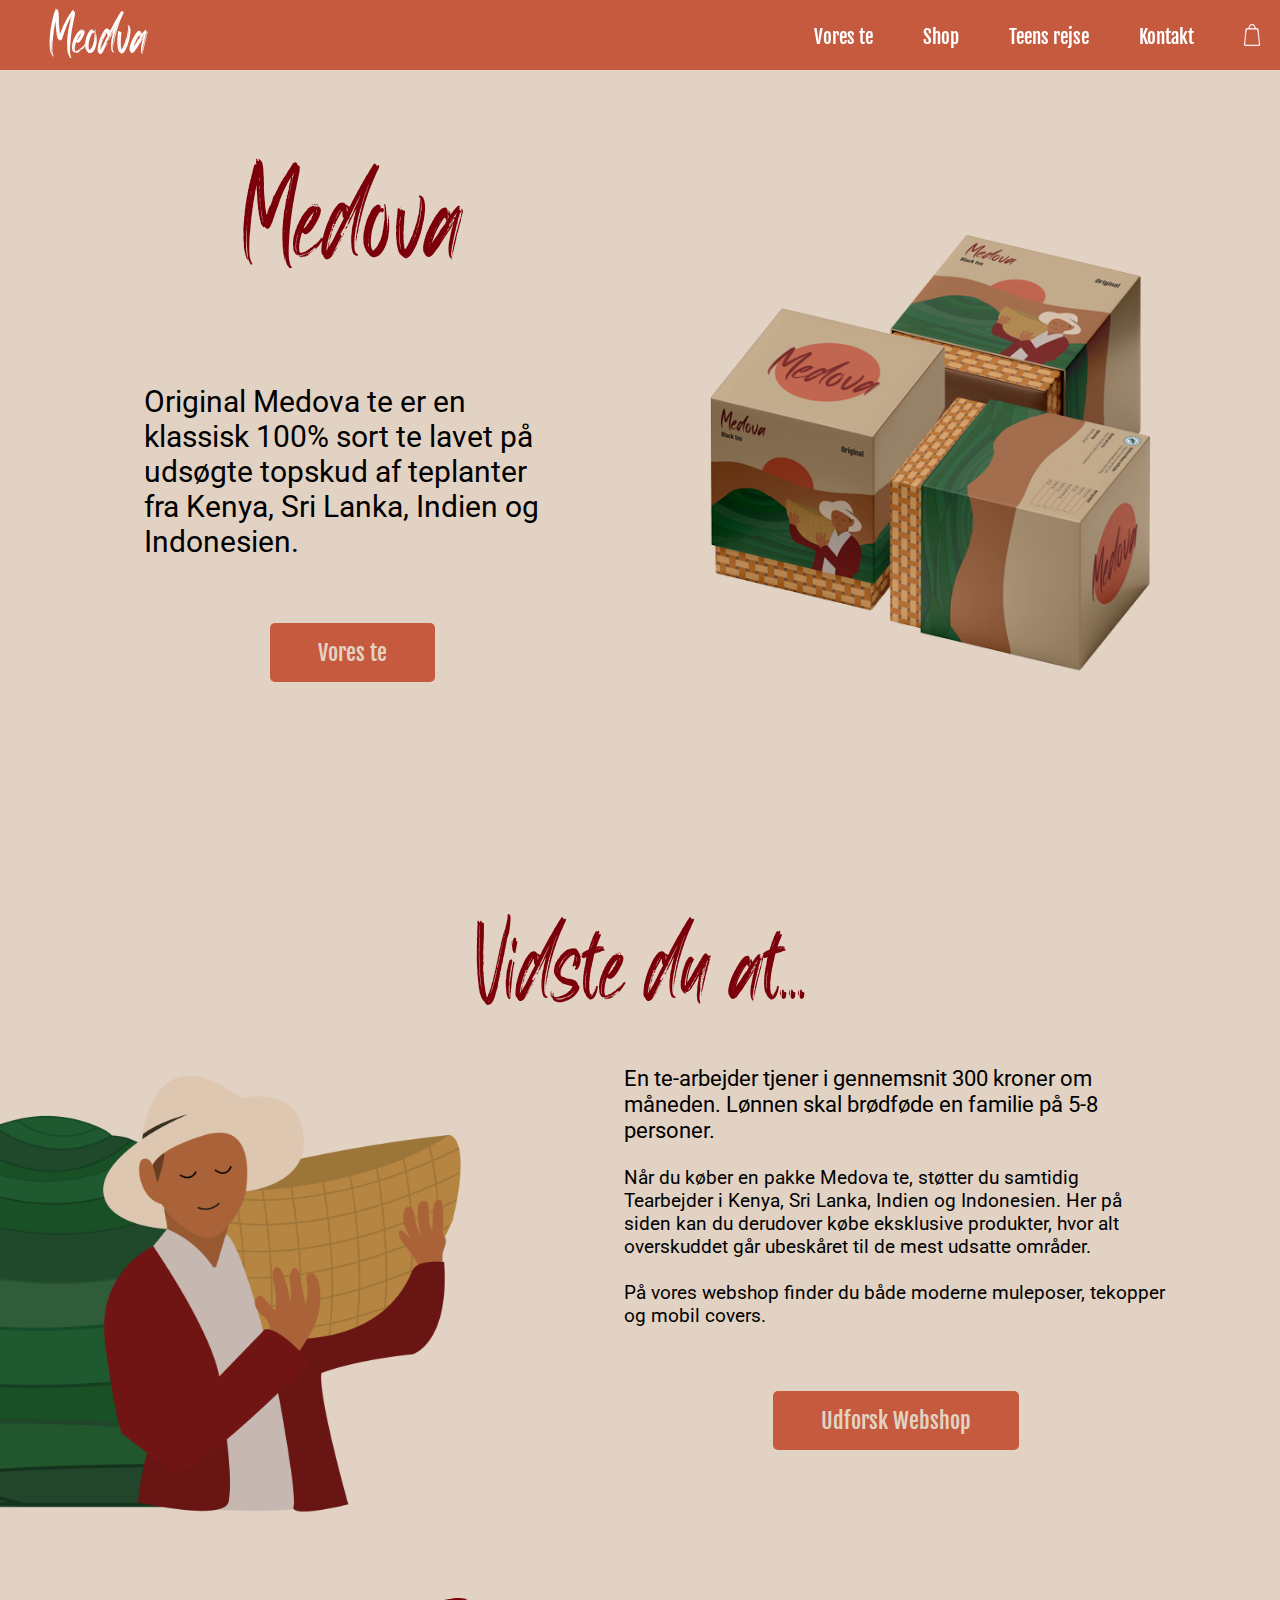
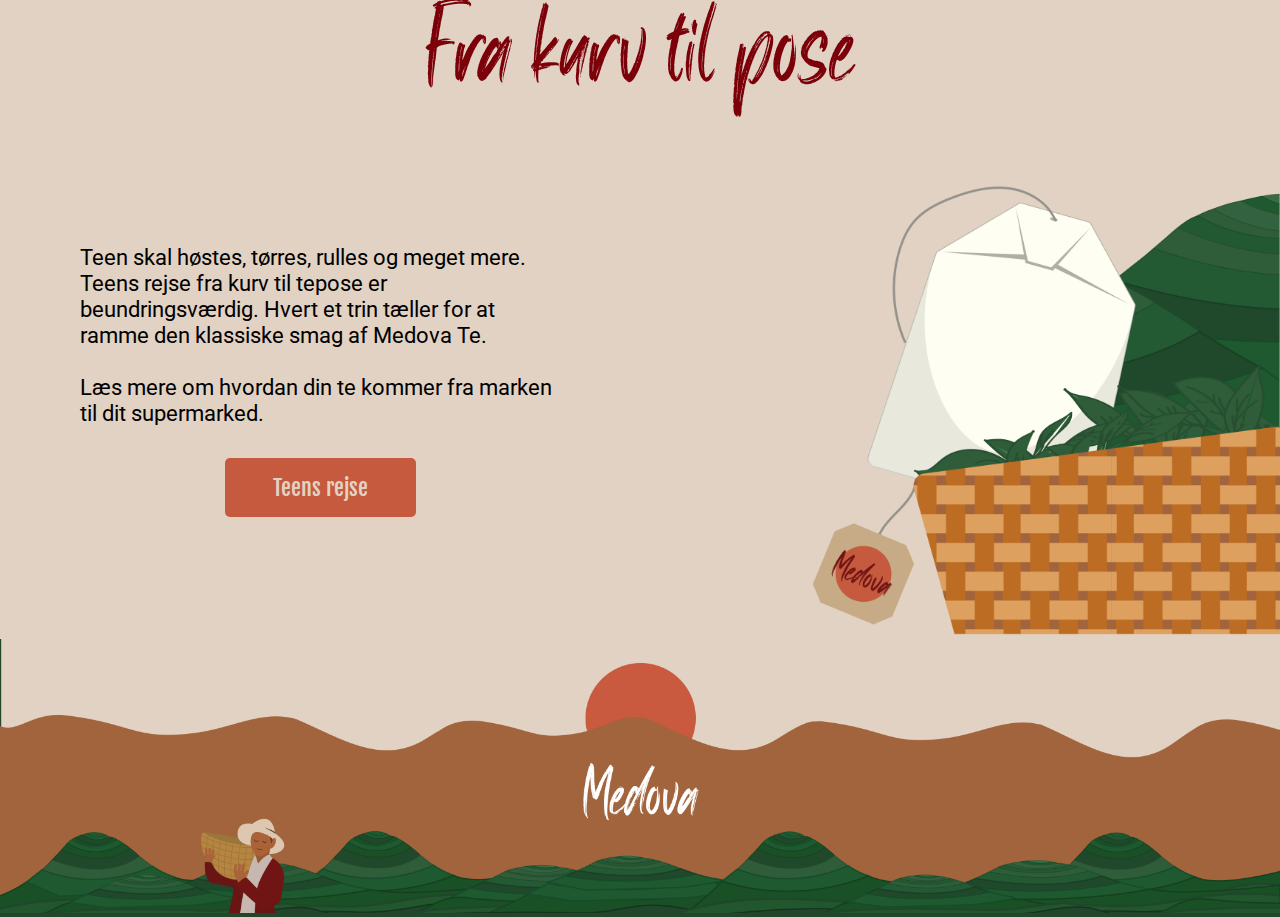
<file: index.html>
<!DOCTYPE html>
<html lang="da">
<head>
    <meta charset="UTF-8">
    <meta http-equiv="X-UA-Compatible" content="IE=edge">
    <meta name="viewport" content="width=device-width, initial-scale=1.0">
      <!--SEO-->
      <meta name="keywords" content="Medova, sort te, teproduktion, teindustrien, topskud te, teens rejse, tebrev, tepose, te">
      <meta name="author" content="Meodva">
      <meta name="description" content="Original Medova te er en klassisk 100% sort te lavet på udsøgte topskud af teplanter fra Kenya, Sri Lanka, Indien og Indonesien.">
      <!--SEO slut-->
    <title>Medova</title>
    <link rel="stylesheet" href="/css/style.css">
    <!--Favicon-->
    <link rel="icon" type="image/x-icon" href="/img/favicon.ico">

    <style>
        @import url('https://fonts.googleapis.com/css2?family=Fjalla+One&display=swap');
    </style>
    <style>
        @import url('https://fonts.googleapis.com/css2?family=Roboto:wght@300&display=swap');
    </style>
        
</head>
<body>
    <header>
        <nav class="navbar">
            <a href="index.html" class="branding">
                <h1>Meodva</h1>
            </a>

            <ul class="nav-menu">
                <li class="nav-item">
                    <a href="html/vores-te.html" class="nav-link">Vores te</a>
                </li>
                <li class="nav-item">
                    <a href="html/shop.html" class="nav-link">Shop</a>
                </li>
                <li class="nav-item">
                    <a href="html/produktion.html" class="nav-link">Teens rejse</a>
                </li>
                <li class="nav-item">
                    <a href="/html/kontakt.html" class="nav-link">Kontakt</a>
                </li>
                <li class="cart-li">
                    <a href="html/cart.html">
                        <img src="/img/4x/shoppingbag@4x.png" alt="cart">
                    </a>
                </li>
            </ul>
<!--Hamburger-->
        <div class="hamburger-cart-container">

            <div class="cart">
                <a href="cart.html">
                    <img src="/img/4x/shoppingbag@4x.png" alt="cart">
                </a>
            </div>

            <div class="hamburger">
                <span class="bar"></span>
                <span class="bar"></span>
                <span class="bar"></span>
            </div>
<!--Hamburger slut-->
        </div>
        </nav>
    </header>

    <main>
        
        <div class="filler"></div> <!--Filler bag navbaren-->

        <!--Top sektion-->
        <section class="top">
            <h2 class="title-mobile">Medova</h2>
            <figure class="center-picture">
                <img src="./img/produkter.png" alt="produkter">
            </figure>
            <article class="top-container">
            <h2 class="title-desktop">Medova</h2>
            <p class="tekst-top">
                Original Medova te er en klassisk 100% sort te lavet på udsøgte topskud af teplanter fra Kenya, Sri Lanka, Indien og Indonesien.
             </p>
            <div class="btn">
                <a class="link" href="html/vores-te.html">Vores te</a>
            </div>
            </article>
        </section>

        <!--Midte sektion-->
        <section class="middel">
            <h2>Vidste du at...</h2>
            <article class="middel-container">
            <p>
                En te-arbejder tjener i gennemsnit 300 kroner om måneden.
                 Lønnen skal brødføde en familie på 5-8 personer. 
            </p>
            <br>
            <p id="underpunkt">
                Når du køber en pakke Medova te, støtter du samtidig Tearbejder i 
                Kenya, Sri Lanka, Indien og Indonesien. 
                Her på siden kan du derudover købe eksklusive produkter, 
                hvor alt overskuddet går ubeskåret til de mest udsatte områder. 
                <br>
                <br> 
                På vores webshop finder du både moderne muleposer, tekopper og mobil covers.
            </p>
            <div class="btn">
                <a class="link" href="html/shop.html">Udforsk Webshop</a>
            </div>
            </article>
            <figure class="left-picture">
                <img src="img/4x/tearbejder_3@4x.png" alt="te arbejder">
            </figure>
        </section>

        <!--Bund sektion-->
        <section class="bottom">
            <h2>Fra kurv til pose</h2>
            <article class="bottom-container">
            <p>
                Teen skal høstes, tørres, rulles og meget mere. Teens rejse fra kurv til tepose er beundringsværdig. 
                Hvert et trin tæller for at ramme den klassiske smag af Medova Te.  
                <br><br>
                Læs mere om hvordan din te kommer fra marken til dit supermarked.
            </p>
            <div class="btn">
                <a class="link" href="html/produktion.html">Teens rejse</a>
            </div>
        </article>
        <article class="picture-container">
        <div class="extra"></div>
            <figure class="right-picture">
                <img src="./img/4x/kurv-til-pose_3@4x.png" alt="kurv-til-pose">
            </figure>
        </article>
        </section>
    </main>

    <footer>
   <!--Footer til mobile-->
    <figure class="footer-img">
    <img src="/img/footer-medova_1@4x.png" alt="footer">
    </figure>

    <!--Footer til desktop-->
    <figure class="footer-desktop">
        <img src="/img/4x/footer-desktop_1@4x.png" alt="footer">
    </figure>
</footer>

<script src="java/script.js"></script>
</body>

</html>
</file>
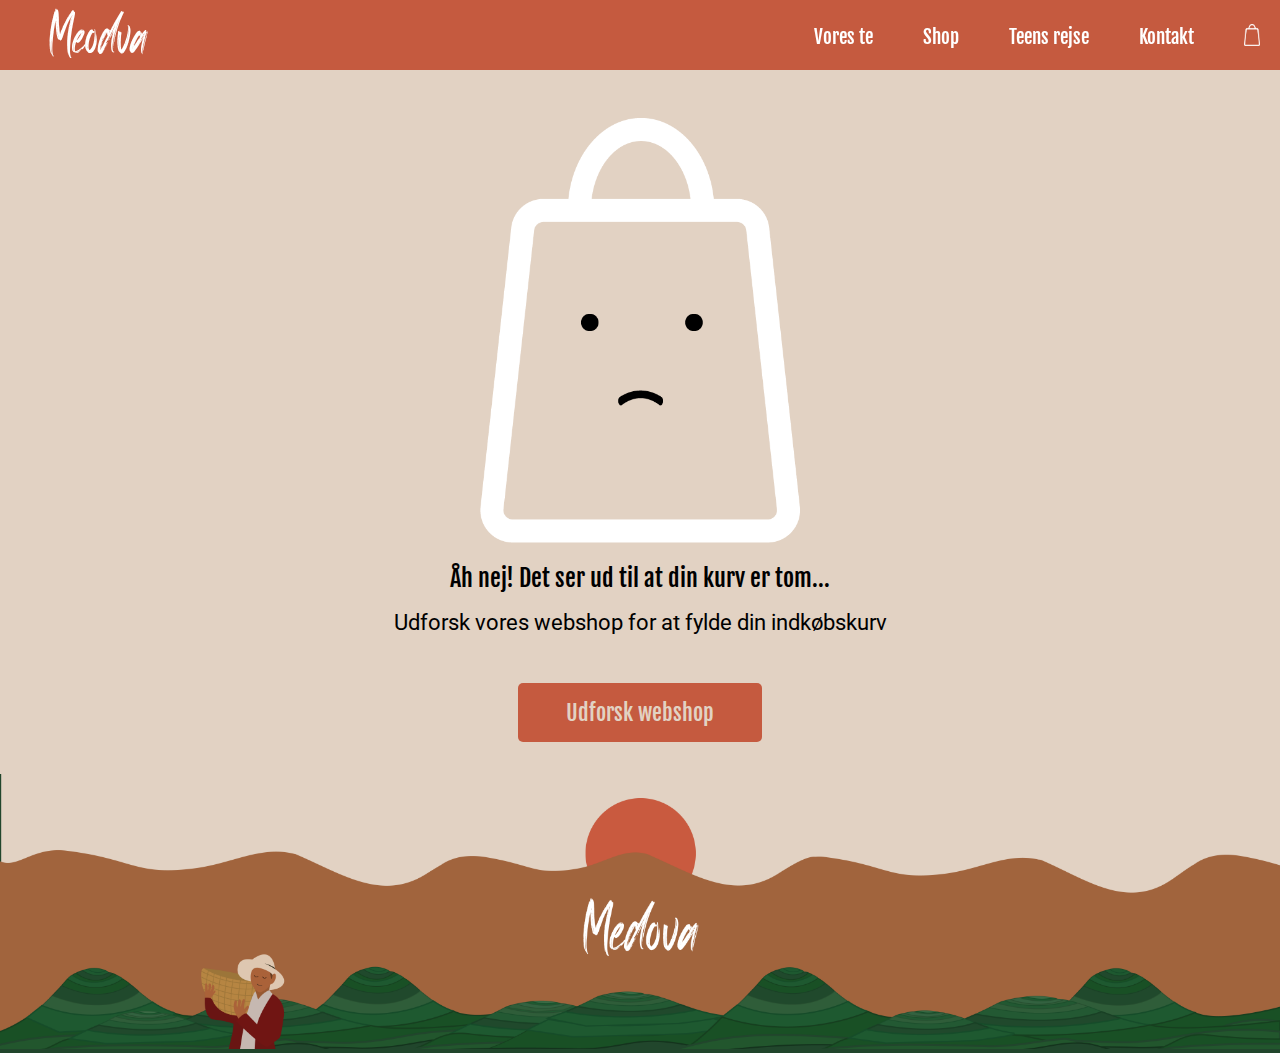
<file: html/cart.html>
<!DOCTYPE html>
<html lang="da">
<head>
    <meta charset="UTF-8">
    <meta http-equiv="X-UA-Compatible" content="IE=edge">
    <meta name="viewport" content="width=device-width, initial-scale=1.0" viewport-fit="cover"> <!--tilpasser sig skærmen selvom skærmen roteres-->
      <!--SEO-->
      <meta name="keywords" content="Medova, sort te, teproduktion, teindustrien, topskud te, teens rejse, tebrev, tepose, te">
      <meta name="author" content="Meodva">
      <meta name="description" content="Original Medova te er en klassisk 100% sort te lavet på udsøgte topskud af teplanter fra Kenya, Sri Lanka, Indien og Indonesien.">
      <!--SEO slut-->
    <title>Medova - indkøbskurv</title>
    <link rel="stylesheet" href="/css/style.css">
     <!--Favicon-->
     <link rel="icon" type="image/x-icon" href="/img/favicon.ico">

    <!--Google fonts-->
    <style>
        @import url('https://fonts.googleapis.com/css2?family=Fjalla+One&display=swap');
    </style>
    <style>
        @import url('https://fonts.googleapis.com/css2?family=Roboto:wght@300&display=swap');
    </style>
        
</head>
<body>
    <header>
        <nav class="navbar">
            <a href="/index.html" class="branding">
                <h1>Meodva</h1>
            </a>

            <ul class="nav-menu">
                <li class="nav-item">
                    <a href="vores-te.html" class="nav-link">Vores te</a>
                </li>
                <li class="nav-item">
                    <a href="shop.html" class="nav-link">Shop</a>
                </li>
                <li class="nav-item">
                    <a href="produktion.html" class="nav-link">Teens rejse</a>
                </li>
                <li class="nav-item">
                    <a href="kontakt.html" class="nav-link">Kontakt</a>
                </li>
                <li class="cart-li">
                    <a href="cart.html">
                        <img src="/img/4x/shoppingbag@4x.png" alt="cart">
                    </a>
                </li>
            </ul>
<!--Hamburger-->
        <div class="hamburger-cart-container">

            <div class="cart">
                <a href="cart.html">
                    <img src="/img/4x/shoppingbag@4x.png" alt="cart">
                </a>
            </div>

            <div class="hamburger">
                <span class="bar"></span>
                <span class="bar"></span>
                <span class="bar"></span>
            </div>
<!--Hamburger slut-->
        </div>
        </nav>
    </header>

    <main>
        <div class="filler"></div> <!--Filler bag navbaren-->
        <section class="empty-cart">
            <figure class="sadbag">
            <img src="/img/4x/empty-cart@4x.png" alt="empty-cart">
            </figure>
            <p class="empty"> Åh nej! Det ser ud til at din kurv er tom...</p>
            <p class="empty2"> Udforsk vores webshop for at fylde din indkøbskurv</p>

            <div class="btn">
                <a class="link" href="shop.html">Udforsk webshop</a>
            </div>
        </section>
        
    </main>

    <footer>
        <!--Footer til mobile-->
        <figure class="footer-img">
            <img src="/img/footer-medova_1@4x.png" alt="footer">
        </figure>

        <!--Footer til desktop-->
        <figure class="footer-desktop">
            <img src="/img/4x/footer-desktop_1@4x.png" alt="footer">
        </figure>

    </footer>
    <script src="/java/script.js"></script>
    </body>
    </html>
</file>
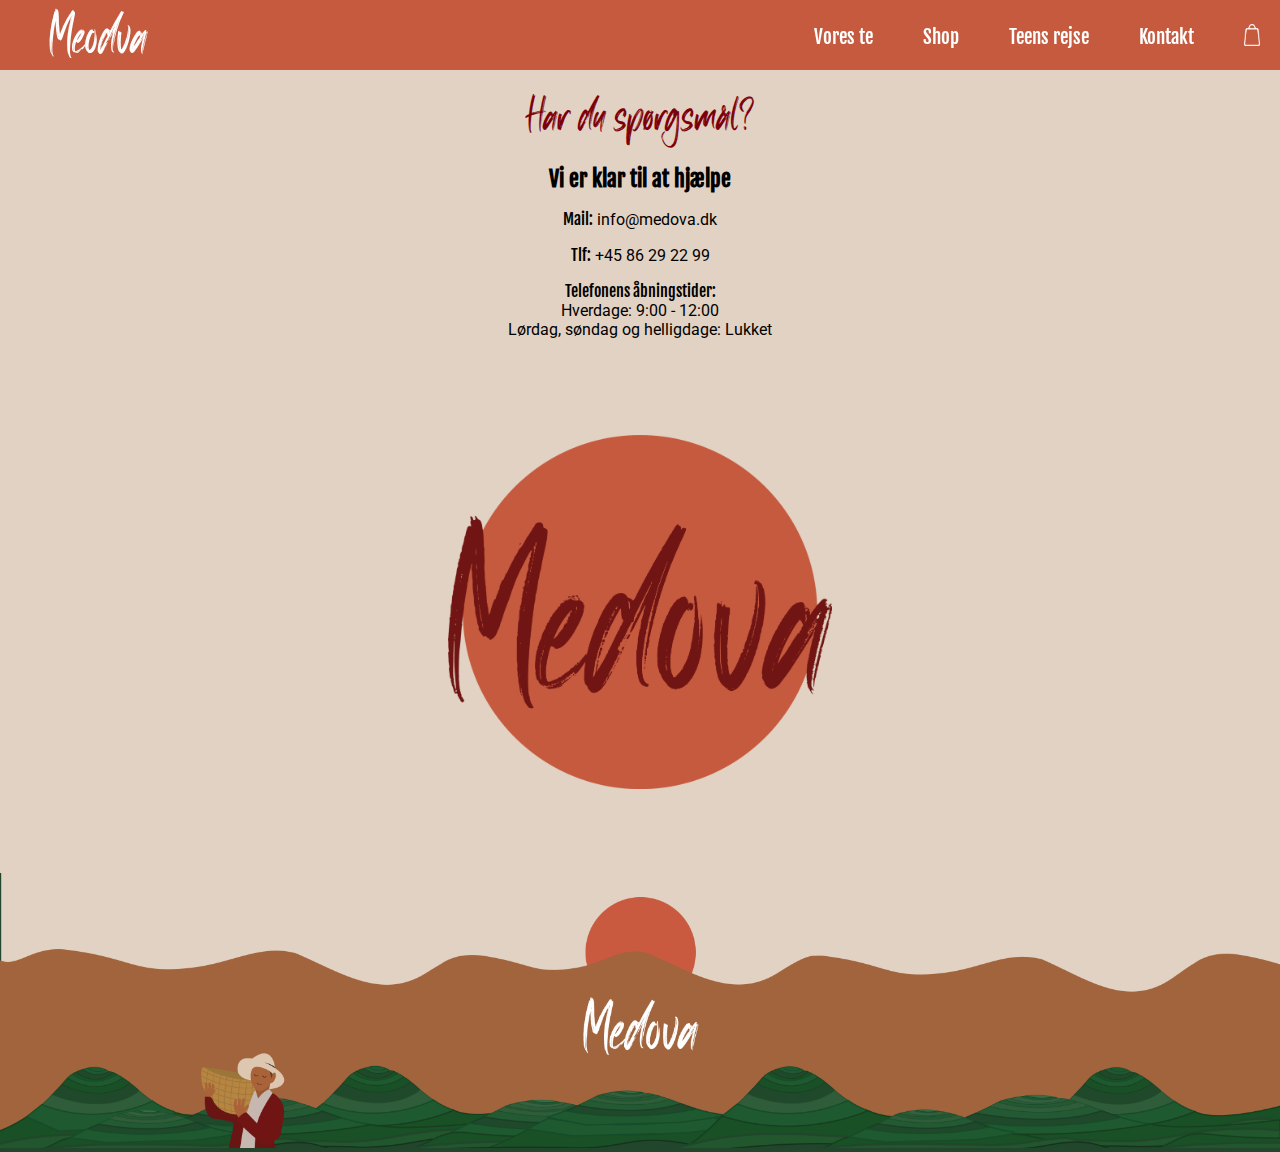
<file: html/kontakt.html>
<!DOCTYPE html>
<html lang="da">
<head>
    <meta charset="UTF-8">
    <meta http-equiv="X-UA-Compatible" content="IE=edge">
    <meta name="viewport" content="width=device-width, initial-scale=1.0" viewport-fit="cover"> <!--tilpasser sig skærmen selvom skærmen roteres-->
      <!--SEO-->
      <meta name="keywords" content="Medova, sort te, teproduktion, teindustrien, topskud te, teens rejse, tebrev, tepose, te, medova kontakt">
      <meta name="author" content="Meodva">
      <meta name="description" content="Original Medova te er en klassisk 100% sort te lavet på udsøgte topskud af teplanter fra Kenya, Sri Lanka, Indien og Indonesien.">
      <!--SEO slut-->
    <title>Medova - Kontakt</title>
    <link rel="stylesheet" href="/css/style.css">
     <!--Favicon-->
     <link rel="icon" type="image/x-icon" href="/img/favicon.ico">

    <!--Google fonts-->
    <style>
        @import url('https://fonts.googleapis.com/css2?family=Fjalla+One&display=swap');
    </style>
    <style>
        @import url('https://fonts.googleapis.com/css2?family=Roboto:wght@300&display=swap');
    </style>
        
</head>
<body>
    <header>
        <nav class="navbar">
            <a href="/index.html" class="branding">
                <h1>Meodva</h1>
            </a>

            <ul class="nav-menu">
                <li class="nav-item">
                    <a href="vores-te.html" class="nav-link">Vores te</a>
                </li>
                <li class="nav-item">
                    <a href="shop.html" class="nav-link">Shop</a>
                </li>
                <li class="nav-item">
                    <a href="produktion.html" class="nav-link">Teens rejse</a>
                </li>
                <li class="nav-item">
                    <a href="kontakt.html" class="nav-link">Kontakt</a>
                </li>
                <li class="cart-li">
                    <a href="cart.html">
                        <img src="/img/4x/shoppingbag@4x.png" alt="cart">
                    </a>
                </li>
            </ul>
<!--Hamburger-->
        <div class="hamburger-cart-container">

            <div class="cart">
                <a href="cart.html">
                    <img src="/img/4x/shoppingbag@4x.png" alt="cart">
                </a>
            </div>

            <div class="hamburger">
                <span class="bar"></span>
                <span class="bar"></span>
                <span class="bar"></span>
            </div>
<!--Hamburger slut-->
        </div>
        </nav>
    </header>

    <main>
        <div class="filler"></div>
        <section class="contact">

        <h2 class="contact-overskrift">Har du spørgsmål?</h2>
        <h4>Vi er klar til at hjælpe</h4>

        <article class="mail">
            <span>Mail:</span> info@medova.dk
        </article>

        <article class="phone">
            <span>Tlf:</span>  +45 86 29 22 99
        </article>

        <article class="open">
            <span>Telefonens åbningstider:</span>
            <br>
            Hverdage: 9:00 - 12:00
            <br>
            Lørdag, søndag og helligdage: Lukket
        </article>
        </section>

        <section>
            <figure class="logo-center">
                <img src="/img/4x/logo@4x.png" alt="medova logo">
            </figure>
        </section>
    </main>

    <footer>
        <figure class="footer-img">
            <img src="/img/footer-medova_1@4x.png" alt="footer">
        </figure>
        <figure class="footer-desktop">
            <img src="/img/4x/footer-desktop_1@4x.png" alt="footer">
        </figure>
    </footer>
    <script src="/java/script.js"></script>
    </body>
    </html>
</file>
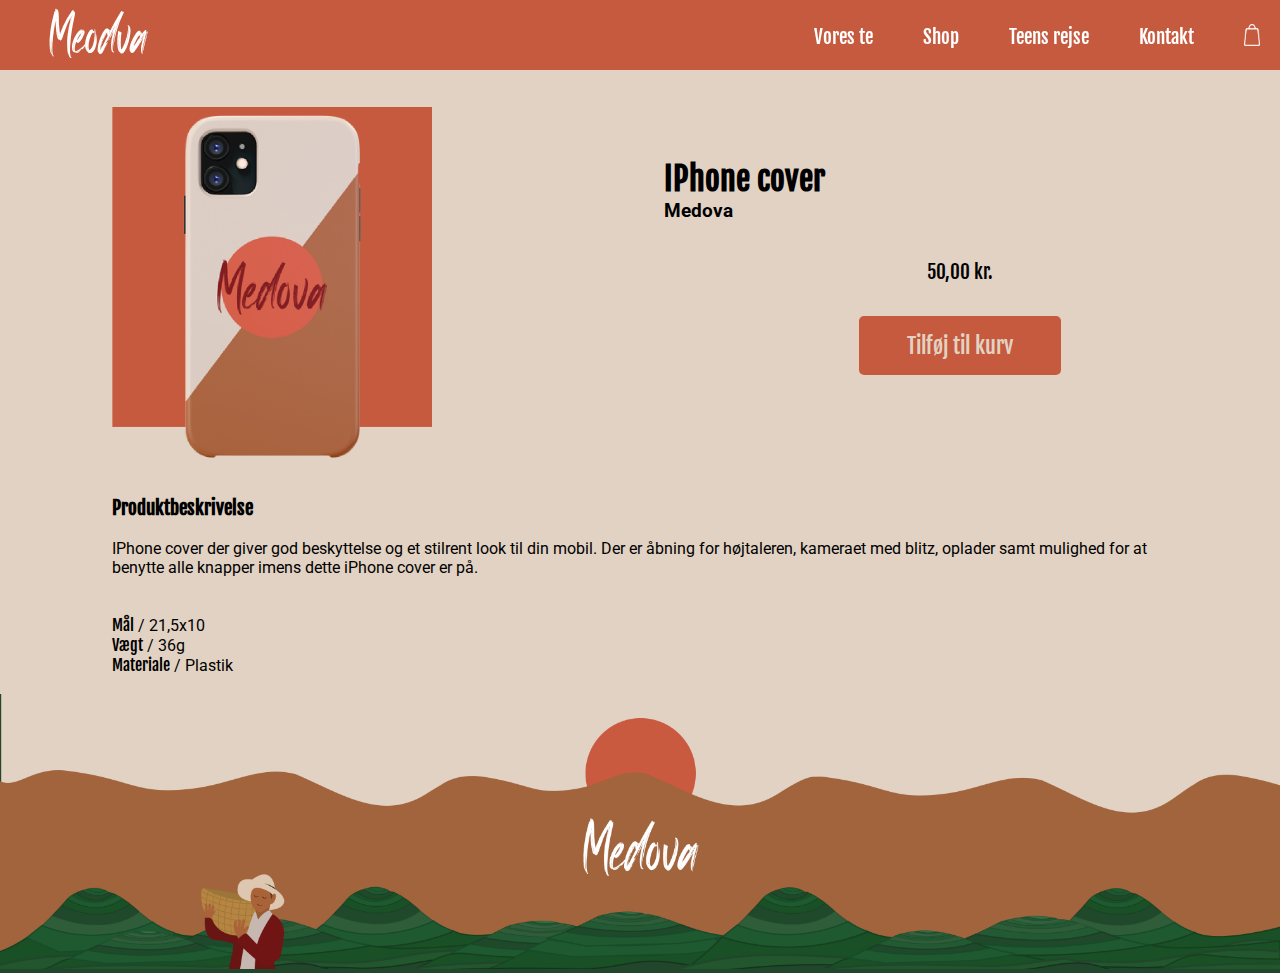
<file: html/mobile-cover.html>
<!DOCTYPE html>
<html lang="da">
<head>
    <meta charset="UTF-8">
    <meta http-equiv="X-UA-Compatible" content="IE=edge">
    <meta name="viewport" content="width=device-width, initial-scale=1.0" viewport-fit="cover"> <!--tilpasser sig skærmen selvom skærmen roteres-->
      <!--SEO-->
      <meta name="keywords" content="Medova, sort te, teproduktion, teindustrien, topskud te, teens rejse, tebrev, tepose, te, mobile cover">
      <meta name="author" content="Meodva">
      <meta name="description" content="Original Medova te er en klassisk 100% sort te lavet på udsøgte topskud af teplanter fra Kenya, Sri Lanka, Indien og Indonesien.">
      <!--SEO slut-->
    <title>Medova - Mobile cover</title>
    <link rel="stylesheet" href="/css/style.css">
     <!--Favicon-->
     <link rel="icon" type="image/x-icon" href="/img/favicon.ico">

   <!--Google fonts-->
   <style>
    @import url('https://fonts.googleapis.com/css2?family=Fjalla+One&display=swap');
</style>
<style>
    @import url('https://fonts.googleapis.com/css2?family=Roboto:wght@300&display=swap');
</style>
    
</head>
<body>
<header>
    <nav class="navbar">
        <a href="/index.html" class="branding">
            <h1>Meodva</h1>
        </a>

        <ul class="nav-menu">
            <li class="nav-item">
                <a href="vores-te.html" class="nav-link">Vores te</a>
            </li>
            <li class="nav-item">
                <a href="shop.html" class="nav-link">Shop</a>
            </li>
            <li class="nav-item">
                <a href="produktion.html" class="nav-link">Teens rejse</a>
            </li>
            <li class="nav-item">
                <a href="kontakt.html" class="nav-link">Kontakt</a>
            </li>
            <li class="cart-li">
                <a href="cart.html">
                    <img src="/img/4x/shoppingbag@4x.png" alt="cart">
                </a>
            </li>
        </ul>
<!--Hamburger-->
    <div class="hamburger-cart-container">

        <div class="cart">
            <a href="cart.html">
                <img src="/img/4x/shoppingbag@4x.png" alt="cart">
            </a>
        </div>

        <div class="hamburger">
            <span class="bar"></span>
            <span class="bar"></span>
            <span class="bar"></span>
        </div>
<!--Hamburger slut-->
    </div>
    </nav>
</header>
    <main>
        <div class="filler"></div>
        <section class="produktinfo">
        <figure class="produkt">
            <img src="/img/4x/mobil-cover1@4x.png" alt="tekop">
        </figure>
        <article class="produktinfo-right">
        <h4>IPhone cover</h4>
        <h5>Medova</h5>
        <br><br>
        <p class="price">50,00 kr.</p>

        <div class="btn">
            <a class="link" href="cart.html">Tilføj til kurv</a>
        </div>
        </article>
        </section>

        <h6>Produktbeskrivelse</h6>
        <br>
        <article class="produktbeskrivelse">
        <p>IPhone cover der giver god beskyttelse og et stilrent look til din mobil.
            Der er åbning for højtaleren, kameraet med blitz, oplader samt mulighed 
            for at benytte alle knapper imens dette iPhone cover er på. </p>
        <br><br>
        <p><span id="model">Mål</span> / 21,5x10</p>
        <p><span id="model">Vægt</span> / 36g</p>
        <p><span id="model">Materiale</span> / Plastik</p>
        <br>
        </article>
        
    </main>

    <footer>
        <figure class="footer-img">
            <img src="/img/footer-medova_1@4x.png" alt="footer">
        </figure>
        <figure class="footer-desktop">
            <img src="/img/4x/footer-desktop_1@4x.png" alt="footer">
        </figure>
    </footer>

    <script src="/java/script.js"></script>
    </body>
    </html>
</file>
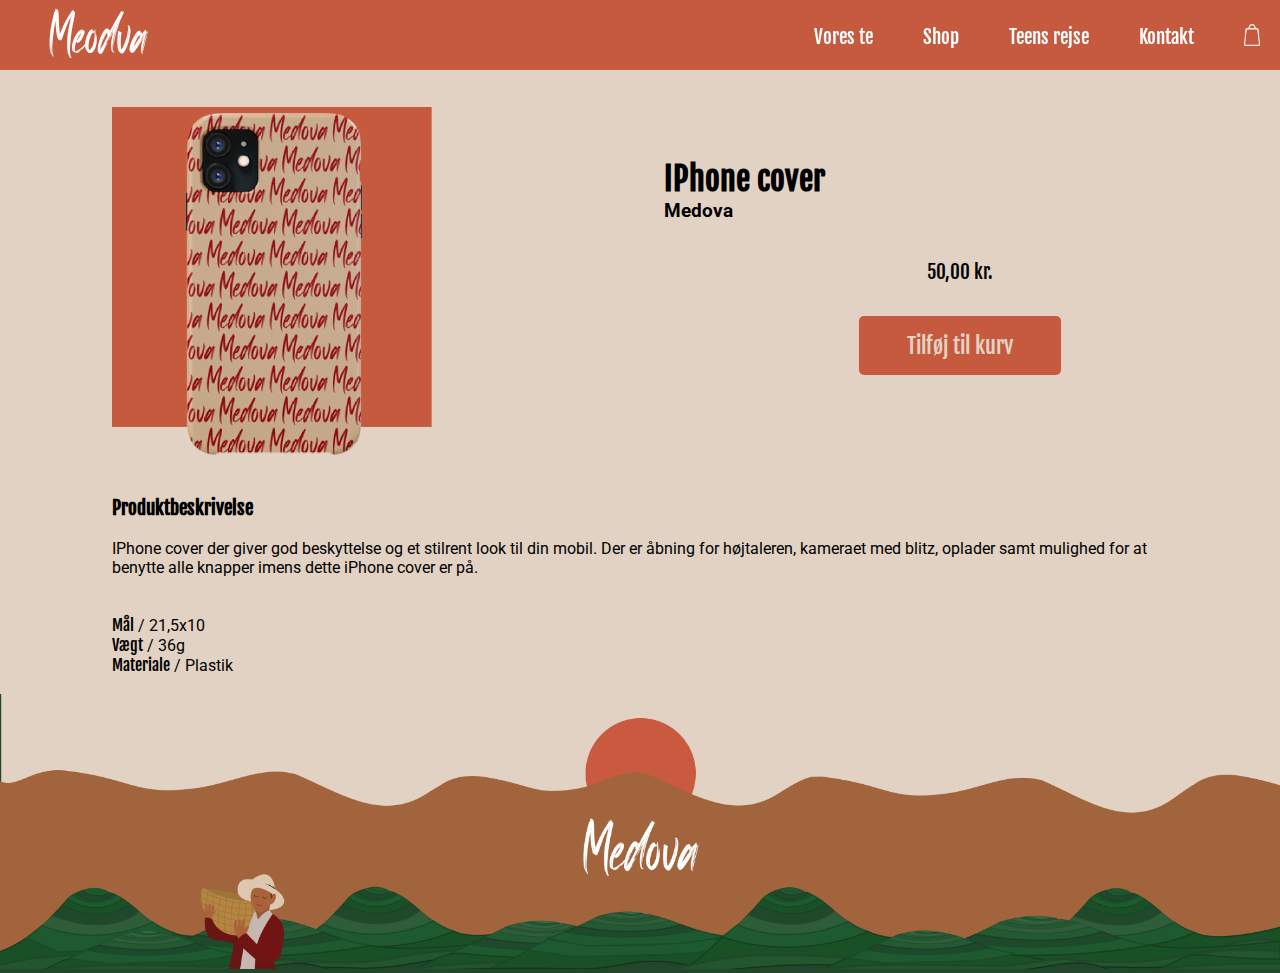
<file: html/mobile-cover2.html>
<!DOCTYPE html>
<html lang="da">
<head>
    <meta charset="UTF-8">
    <meta http-equiv="X-UA-Compatible" content="IE=edge">
    <meta name="viewport" content="width=device-width, initial-scale=1.0" viewport-fit="cover"> <!--tilpasser sig skærmen selvom skærmen roteres-->
      <!--SEO-->
      <meta name="keywords" content="Medova, sort te, teproduktion, teindustrien, topskud te, teens rejse, tebrev, tepose, te, mobile cover">
      <meta name="author" content="Meodva">
      <meta name="description" content="Original Medova te er en klassisk 100% sort te lavet på udsøgte topskud af teplanter fra Kenya, Sri Lanka, Indien og Indonesien.">
      <!--SEO slut-->
    <title>Medova - Mobile cover</title>
    <link rel="stylesheet" href="/css/style.css">
     <!--Favicon-->
     <link rel="icon" type="image/x-icon" href="/img/favicon.ico">

    <!--Google fonts-->
    <style>
        @import url('https://fonts.googleapis.com/css2?family=Fjalla+One&display=swap');
    </style>
    <style>
        @import url('https://fonts.googleapis.com/css2?family=Roboto:wght@300&display=swap');
    </style>
        
</head>
<body>
    <header>
        <nav class="navbar">
            <a href="/index.html" class="branding">
                <h1>Meodva</h1>
            </a>

            <ul class="nav-menu">
                <li class="nav-item">
                    <a href="vores-te.html" class="nav-link">Vores te</a>
                </li>
                <li class="nav-item">
                    <a href="shop.html" class="nav-link">Shop</a>
                </li>
                <li class="nav-item">
                    <a href="produktion.html" class="nav-link">Teens rejse</a>
                </li>
                <li class="nav-item">
                    <a href="kontakt.html" class="nav-link">Kontakt</a>
                </li>
                <li class="cart-li">
                    <a href="cart.html">
                        <img src="/img/4x/shoppingbag@4x.png" alt="cart">
                    </a>
                </li>
            </ul>
<!--Hamburger-->
        <div class="hamburger-cart-container">

            <div class="cart">
                <a href="cart.html">
                    <img src="/img/4x/shoppingbag@4x.png" alt="cart">
                </a>
            </div>

            <div class="hamburger">
                <span class="bar"></span>
                <span class="bar"></span>
                <span class="bar"></span>
            </div>
<!--Hamburger slut-->
        </div>
        </nav>
    </header>
    <main>
        <div class="filler"></div>
        <section class="produktinfo">
        <figure class="produkt">
            <img src="/img/4x/mobil-cover2@4x.png" alt="tekop">
        </figure>
        <article class="produktinfo-right">
        <h4>IPhone cover</h4>
        <h5>Medova</h5>
        <br><br>
        <p class="price">50,00 kr.</p>

        <div class="btn">
            <a class="link" href="cart.html">Tilføj til kurv</a>
        </div>
        </article>
        </section>

        <h6>Produktbeskrivelse</h6>
        <br>
        <article class="produktbeskrivelse">
        <p>IPhone cover der giver god beskyttelse og et stilrent look til din mobil.
            Der er åbning for højtaleren, kameraet med blitz, oplader samt mulighed 
            for at benytte alle knapper imens dette iPhone cover er på. </p>
        <br><br>
        <p><span id="model">Mål</span> / 21,5x10</p>
        <p><span id="model">Vægt</span> / 36g</p>
        <p><span id="model">Materiale</span> / Plastik</p>
        <br>
        </article>
        
    </main>

    <footer>
        <figure class="footer-img">
            <img src="/img/footer-medova_1@4x.png" alt="footer">
        </figure>
        <figure class="footer-desktop">
            <img src="/img/4x/footer-desktop_1@4x.png" alt="footer">
        </figure>
    </footer>

    <script src="/java/script.js"></script>
    </body>
    </html>
</file>
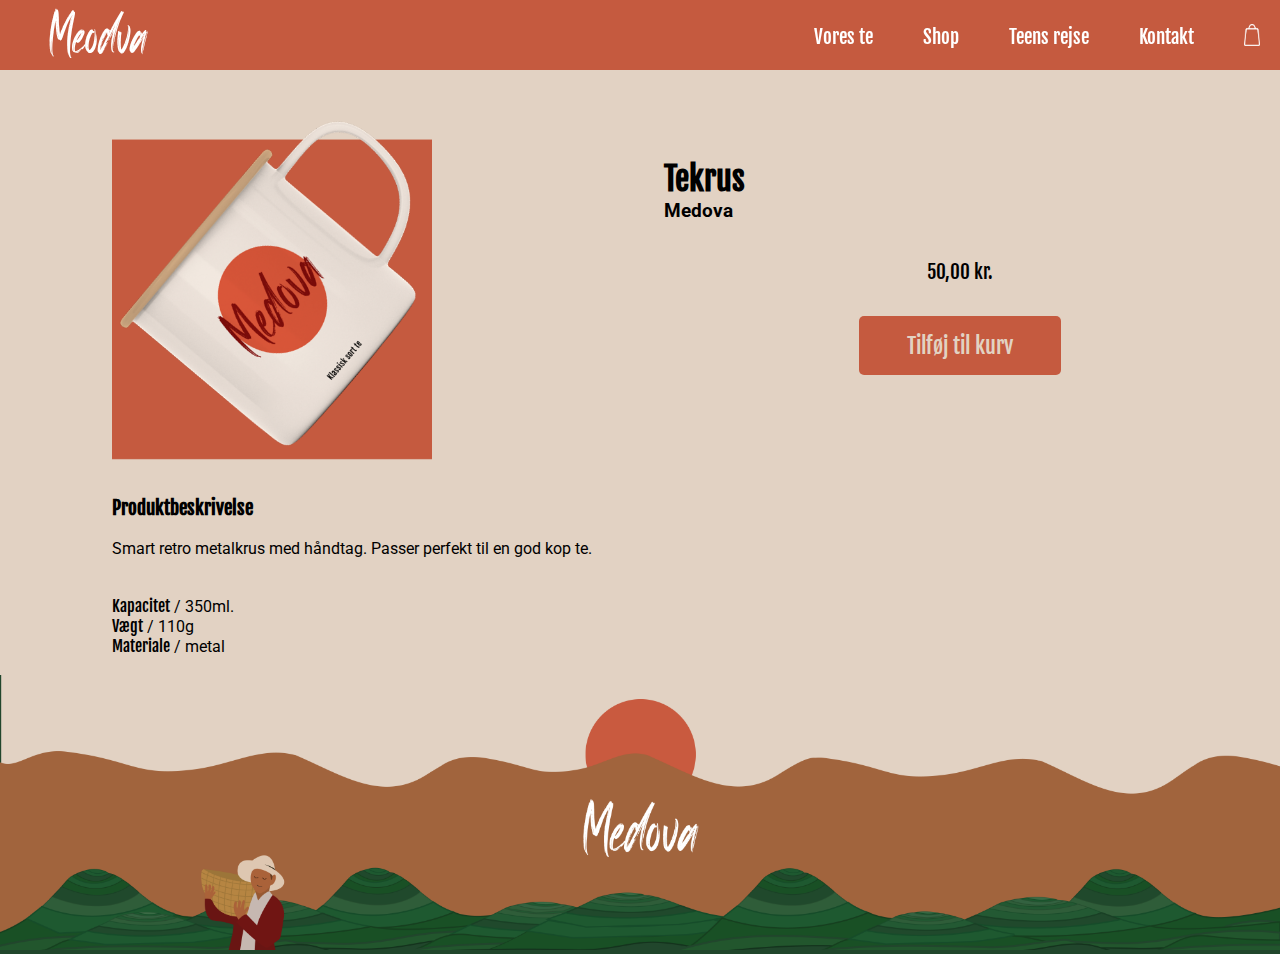
<file: html/mug1.html>
<!DOCTYPE html>
<html lang="da">
<head>
    <meta charset="UTF-8">
    <meta http-equiv="X-UA-Compatible" content="IE=edge">
    <meta name="viewport" content="width=device-width, initial-scale=1.0" viewport-fit="cover"> <!--tilpasser sig skærmen selvom skærmen roteres-->
      <!--SEO-->
      <meta name="keywords" content="Medova, sort te, teproduktion, teindustrien, topskud te, teens rejse, tebrev, tepose, te, tekrus">
      <meta name="author" content="Meodva">
      <meta name="description" content="Original Medova te er en klassisk 100% sort te lavet på udsøgte topskud af teplanter fra Kenya, Sri Lanka, Indien og Indonesien.">
      <!--SEO slut-->
    <title>Medova - tekrus</title>
    <link rel="stylesheet" href="/css/style.css">
     <!--Favicon-->
     <link rel="icon" type="image/x-icon" href="/img/favicon.ico">

   <!--Google fonts-->
   <style>
    @import url('https://fonts.googleapis.com/css2?family=Fjalla+One&display=swap');
</style>
<style>
    @import url('https://fonts.googleapis.com/css2?family=Roboto:wght@300&display=swap');
</style>
    
</head>
<body>
<header>
    <nav class="navbar">
        <a href="/index.html" class="branding">
            <h1>Meodva</h1>
        </a>

        <ul class="nav-menu">
            <li class="nav-item">
                <a href="vores-te.html" class="nav-link">Vores te</a>
            </li>
            <li class="nav-item">
                <a href="shop.html" class="nav-link">Shop</a>
            </li>
            <li class="nav-item">
                <a href="produktion.html" class="nav-link">Teens rejse</a>
            </li>
            <li class="nav-item">
                <a href="kontakt.html" class="nav-link">Kontakt</a>
            </li>
            <li class="cart-li">
                <a href="cart.html">
                    <img src="/img/4x/shoppingbag@4x.png" alt="cart">
                </a>
            </li>
        </ul>
<!--Hamburger-->
    <div class="hamburger-cart-container">

        <div class="cart">
            <a href="cart.html">
                <img src="/img/4x/shoppingbag@4x.png" alt="cart">
            </a>
        </div>

        <div class="hamburger">
            <span class="bar"></span>
            <span class="bar"></span>
            <span class="bar"></span>
        </div>
<!--Hamburger slut-->
    </div>
    </nav>
</header>
    <main>
        <div class="filler"></div>
        <section class="produktinfo">
        <figure class="produkt">
            <img src="/img/4x/mug1_1@4x.png" alt="tekop">
        </figure>
        <article class="produktinfo-right">
        <h4>Tekrus</h4>
        <h5>Medova</h5>
        <br><br>
        <p class="price">50,00 kr.</p>

        <div class="btn">
            <a class="link" href="cart.html">Tilføj til kurv</a>
        </div>
        </article>
        </section>

        <h6>Produktbeskrivelse</h6>
        <br>
        <article class="produktbeskrivelse">
        <p>Smart retro metalkrus med håndtag. 
            Passer perfekt til en god kop te.  </p>
        <br><br>
        <p><span id="model">Kapacitet</span> / 350ml.</p>
        <p><span id="model">Vægt</span> / 110g</p>
        <p><span id="model">Materiale</span> / metal</p>
        <br>
        </article>
        
    </main>

    <footer>
        <figure class="footer-img">
            <img src="/img/footer-medova_1@4x.png" alt="footer">
        </figure>
        <figure class="footer-desktop">
            <img src="/img/4x/footer-desktop_1@4x.png" alt="footer">
        </figure>
    </footer>
    
    <script src="/java/script.js"></script>
    </body>
    </html>
</file>
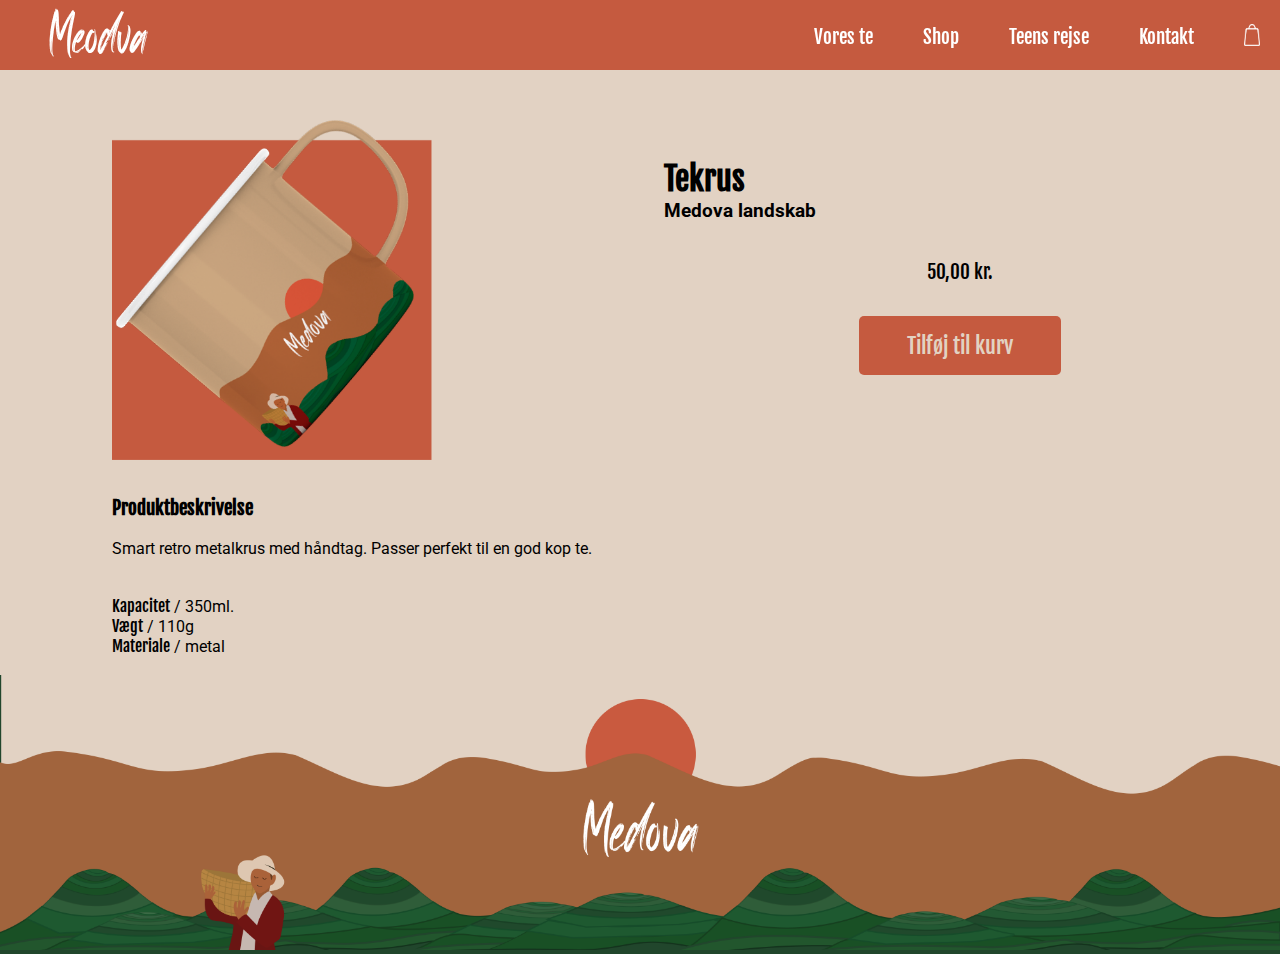
<file: html/mug2.html>
<!DOCTYPE html>
<html lang="da">
<head>
    <meta charset="UTF-8">
    <meta http-equiv="X-UA-Compatible" content="IE=edge">
    <meta name="viewport" content="width=device-width, initial-scale=1.0" viewport-fit="cover"> <!--tilpasser sig skærmen selvom skærmen roteres-->
      <!--SEO-->
      <meta name="keywords" content="Medova, sort te, teproduktion, teindustrien, topskud te, teens rejse, tebrev, tepose, te, tekrus">
      <meta name="author" content="Meodva">
      <meta name="description" content="Original Medova te er en klassisk 100% sort te lavet på udsøgte topskud af teplanter fra Kenya, Sri Lanka, Indien og Indonesien.">
      <!--SEO slut-->
    <title>Medova - tekrus</title>
    <link rel="stylesheet" href="/css/style.css">
     <!--Favicon-->
     <link rel="icon" type="image/x-icon" href="/img/favicon.ico">

    <!--Google fonts-->
    <style>
        @import url('https://fonts.googleapis.com/css2?family=Fjalla+One&display=swap');
    </style>
    <style>
        @import url('https://fonts.googleapis.com/css2?family=Roboto:wght@300&display=swap');
    </style>
        
</head>
<body>
    <header>
        <nav class="navbar">
            <a href="/index.html" class="branding">
                <h1>Meodva</h1>
            </a>

            <ul class="nav-menu">
                <li class="nav-item">
                    <a href="vores-te.html" class="nav-link">Vores te</a>
                </li>
                <li class="nav-item">
                    <a href="shop.html" class="nav-link">Shop</a>
                </li>
                <li class="nav-item">
                    <a href="produktion.html" class="nav-link">Teens rejse</a>
                </li>
                <li class="nav-item">
                    <a href="kontakt.html" class="nav-link">Kontakt</a>
                </li>
                <li class="cart-li">
                    <a href="cart.html">
                        <img src="/img/4x/shoppingbag@4x.png" alt="cart">
                    </a>
                </li>
            </ul>
<!--Hamburger-->
        <div class="hamburger-cart-container">

            <div class="cart">
                <a href="cart.html">
                    <img src="/img/4x/shoppingbag@4x.png" alt="cart">
                </a>
            </div>

            <div class="hamburger">
                <span class="bar"></span>
                <span class="bar"></span>
                <span class="bar"></span>
            </div>
<!--Hamburger slut-->
        </div>
        </nav>
    </header>
    <main>
        <div class="filler"></div>
        <section class="produktinfo">
        <figure class="produkt">
            <img src="/img/4x/mug2@4x.png" alt="tekop">
        </figure>
        <article class="produktinfo-right">
        <h4>Tekrus</h4>
        <h5>Medova landskab</h5>
        <br><br>
        <p class="price">50,00 kr.</p>

        <div class="btn">
            <a class="link" href="cart.html">Tilføj til kurv</a>
        </div>
        </article>
        </section>

        <h6>Produktbeskrivelse</h6>
        <br>
        <article class="produktbeskrivelse">
        <p>Smart retro metalkrus med håndtag. 
            Passer perfekt til en god kop te.  </p>
        <br><br>
        <p><span id="model">Kapacitet</span> / 350ml.</p>
        <p><span id="model">Vægt</span> / 110g</p>
        <p><span id="model">Materiale</span> / metal</p>
        <br>
        </article>
        
    </main>

    <footer>
        <figure class="footer-img">
            <img src="/img/footer-medova_1@4x.png" alt="footer">
        </figure>
        <figure class="footer-desktop">
            <img src="/img/4x/footer-desktop_1@4x.png" alt="footer">
        </figure>
    </footer>

    <script src="/java/script.js"></script>
    </body>
    </html>
</file>
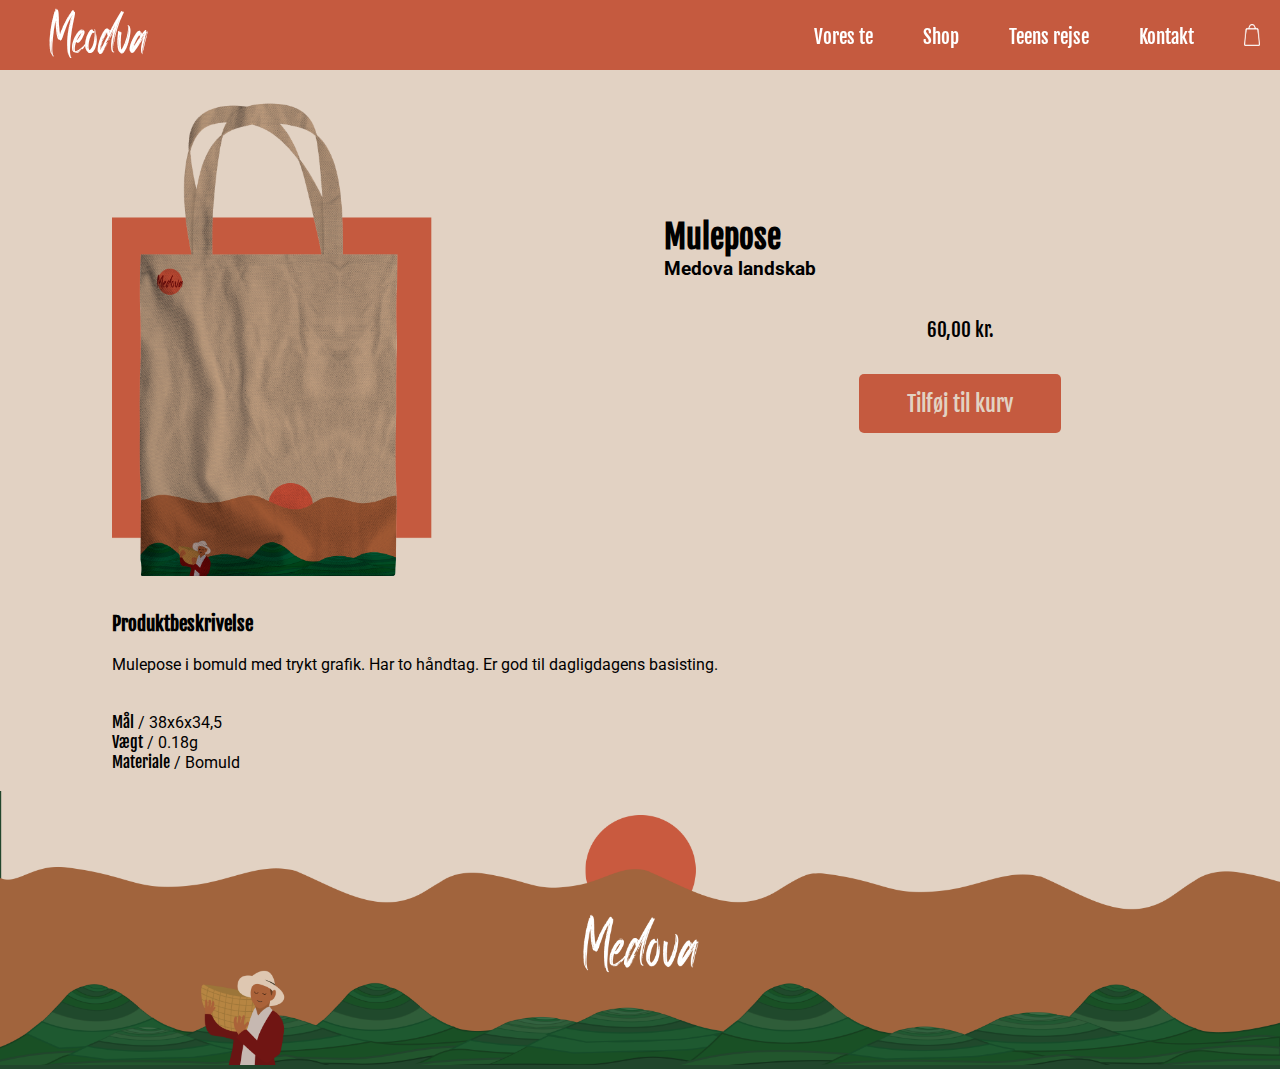
<file: html/mulepose-landskab.html>
<!DOCTYPE html>
<html lang="da">
<head>
    <meta charset="UTF-8">
    <meta http-equiv="X-UA-Compatible" content="IE=edge">
    <meta name="viewport" content="width=device-width, initial-scale=1.0" viewport-fit="cover"> <!--tilpasser sig skærmen selvom skærmen roteres-->
      <!--SEO-->
      <meta name="keywords" content="Medova, sort te, teproduktion, teindustrien, topskud te, teens rejse, tebrev, tepose, te, mulepose">
      <meta name="author" content="Meodva">
      <meta name="description" content="Original Medova te er en klassisk 100% sort te lavet på udsøgte topskud af teplanter fra Kenya, Sri Lanka, Indien og Indonesien.">
      <!--SEO slut-->
    <title>Medova - mulepose</title>
    <link rel="stylesheet" href="/css/style.css">
     <!--Favicon-->
     <link rel="icon" type="image/x-icon" href="/img/favicon.ico">
    <!--Google fonts-->
    <style>
        @import url('https://fonts.googleapis.com/css2?family=Fjalla+One&display=swap');
    </style>
    <style>
        @import url('https://fonts.googleapis.com/css2?family=Roboto:wght@300&display=swap');
    </style>
        
</head>
<body>
    <header>
        <nav class="navbar">
            <a href="/index.html" class="branding">
                <h1>Meodva</h1>
            </a>

            <ul class="nav-menu">
                <li class="nav-item">
                    <a href="vores-te.html" class="nav-link">Vores te</a>
                </li>
                <li class="nav-item">
                    <a href="shop.html" class="nav-link">Shop</a>
                </li>
                <li class="nav-item">
                    <a href="produktion.html" class="nav-link">Teens rejse</a>
                </li>
                <li class="nav-item">
                    <a href="kontakt.html" class="nav-link">Kontakt</a>
                </li>
                <li class="cart-li">
                    <a href="cart.html">
                        <img src="/img/4x/shoppingbag@4x.png" alt="cart">
                    </a>
                </li>
            </ul>
<!--Hamburger-->
        <div class="hamburger-cart-container">

            <div class="cart">
                <a href="cart.html">
                    <img src="/img/4x/shoppingbag@4x.png" alt="cart">
                </a>
            </div>

            <div class="hamburger">
                <span class="bar"></span>
                <span class="bar"></span>
                <span class="bar"></span>
            </div>
<!--Hamburger slut-->
        </div>
        </nav>
    </header>
    <main>
        <div class="filler"></div>
        <section class="produktinfo">
        <figure class="produkt">
            <img src="/img/4x/mulepose1_1@4x.png" alt="mulepose">
        </figure>
        <article class="produktinfo-right">
        <h4>Mulepose</h4>
        <h5>Medova landskab</h5>
        <br><br>
        <p class="price">60,00 kr.</p>

        <div class="btn">
            <a class="link" href="#">Tilføj til kurv</a>
        </div>
        </article>
        </section>
        
        <h6>Produktbeskrivelse</h6>
        <br>
        <article class="produktbeskrivelse">
        <p>Mulepose i bomuld med trykt grafik. 
            Har to håndtag. Er god til dagligdagens basisting.</p>
        <br><br>
        <p><span id="model">Mål</span> / 38x6x34,5</p>
        <p><span id="model">Vægt</span> / 0.18g</p>
        <p><span id="model">Materiale</span> / Bomuld</p>
        <br>
        </article>
        
    </main>

    <footer>
        <figure class="footer-img">
            <img src="/img/footer-medova_1@4x.png" alt="footer">
        </figure>
        <figure class="footer-desktop">
            <img src="/img/4x/footer-desktop_1@4x.png" alt="footer">
        </figure>
    </footer>
    
    <script src="/java/script.js"></script>
    </body>
    </html>
</file>
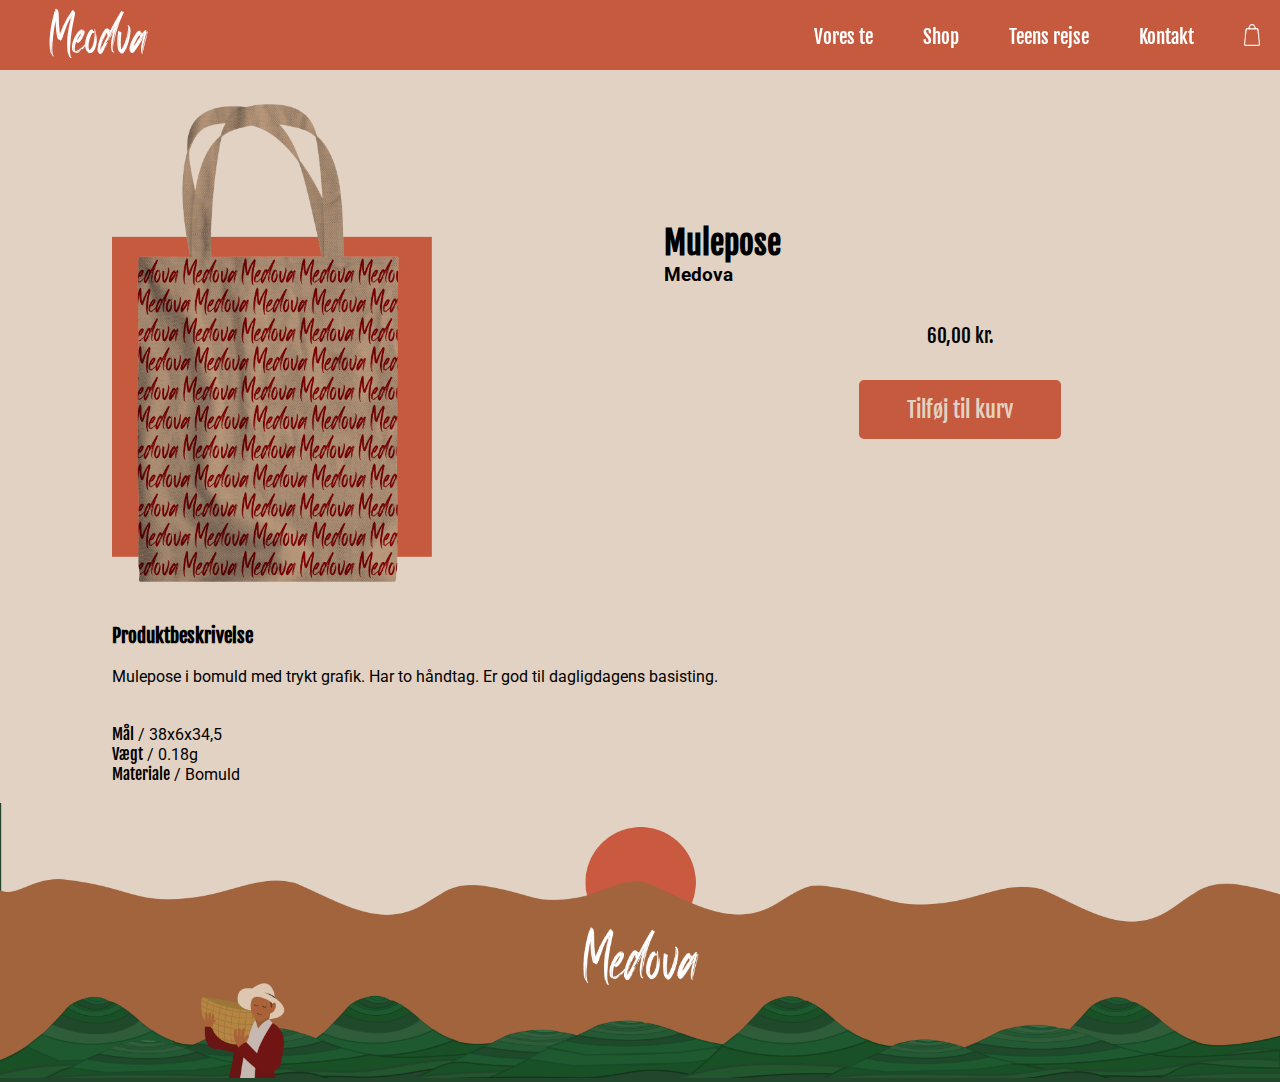
<file: html/mulepose-medova.html>
<!DOCTYPE html>
<html lang="da">
<head>
    <meta charset="UTF-8">
    <meta http-equiv="X-UA-Compatible" content="IE=edge">
    <meta name="viewport" content="width=device-width, initial-scale=1.0" viewport-fit="cover"> <!--tilpasser sig skærmen selvom skærmen roteres-->
      <!--SEO-->
      <meta name="keywords" content="Medova, sort te, teproduktion, teindustrien, topskud te, teens rejse, tebrev, tepose, te, mulepose">
      <meta name="author" content="Meodva">
      <meta name="description" content="Original Medova te er en klassisk 100% sort te lavet på udsøgte topskud af teplanter fra Kenya, Sri Lanka, Indien og Indonesien.">
      <!--SEO slut-->
    <title>Medova - mulepose</title>
    <link rel="stylesheet" href="/css/style.css">

     <!--Favicon-->
     <link rel="icon" type="image/x-icon" href="/img/favicon.ico">

    <!--Google fonts-->
    <style>
        @import url('https://fonts.googleapis.com/css2?family=Fjalla+One&display=swap');
    </style>
    <style>
        @import url('https://fonts.googleapis.com/css2?family=Roboto:wght@300&display=swap');
    </style>
        
</head>
<body>
    <header>
        <nav class="navbar">
            <a href="/index.html" class="branding">
                <h1>Meodva</h1>
            </a>

            <ul class="nav-menu">
                <li class="nav-item">
                    <a href="vores-te.html" class="nav-link">Vores te</a>
                </li>
                <li class="nav-item">
                    <a href="shop.html" class="nav-link">Shop</a>
                </li>
                <li class="nav-item">
                    <a href="produktion.html" class="nav-link">Teens rejse</a>
                </li>
                <li class="nav-item">
                    <a href="kontakt.html" class="nav-link">Kontakt</a>
                </li>
                <li class="cart-li">
                    <a href="cart.html">
                        <img src="/img/4x/shoppingbag@4x.png" alt="cart">
                    </a>
                </li>
            </ul>
<!--Hamburger-->
        <div class="hamburger-cart-container">

            <div class="cart">
                <a href="cart.html">
                    <img src="/img/4x/shoppingbag@4x.png" alt="cart">
                </a>
            </div>

            <div class="hamburger">
                <span class="bar"></span>
                <span class="bar"></span>
                <span class="bar"></span>
            </div>
<!--Hamburger slut-->
        </div>
        </nav>
    </header>
    <main>
        <div class="filler"></div> <!--Filler bag navbaren-->
        <section class="produktinfo">
        <figure class="produkt">
            <img src="/img/4x/mulepose2_1@4x.png" alt="mulepose">
        </figure>
        <article class="produktinfo-right">
        <h4>Mulepose</h4>
        <h5>Medova</h5>
        <br><br>
        <p class="price">60,00 kr.</p>

        <div class="btn">
            <a class="link" href="cart.html">Tilføj til kurv</a>
        </div>
        </article>
        </section>
        
        <h6>Produktbeskrivelse</h6>
        <br>
        <article class="produktbeskrivelse">
        <p>Mulepose i bomuld med trykt grafik. 
            Har to håndtag. Er god til dagligdagens basisting.</p>
        <br><br>
        <p><span id="model">Mål</span> / 38x6x34,5</p>
        <p><span id="model">Vægt</span> / 0.18g</p>
        <p><span id="model">Materiale</span> / Bomuld</p>
        <br>
        </article>
        
    </main>

    <footer>
        <figure class="footer-img">
            <img src="/img/footer-medova_1@4x.png" alt="footer">
        </figure>
        <figure class="footer-desktop">
            <img src="/img/4x/footer-desktop_1@4x.png" alt="footer">
        </figure>
    </footer>
    
    <script src="/java/script.js"></script>
    </body>
    </html>
</file>
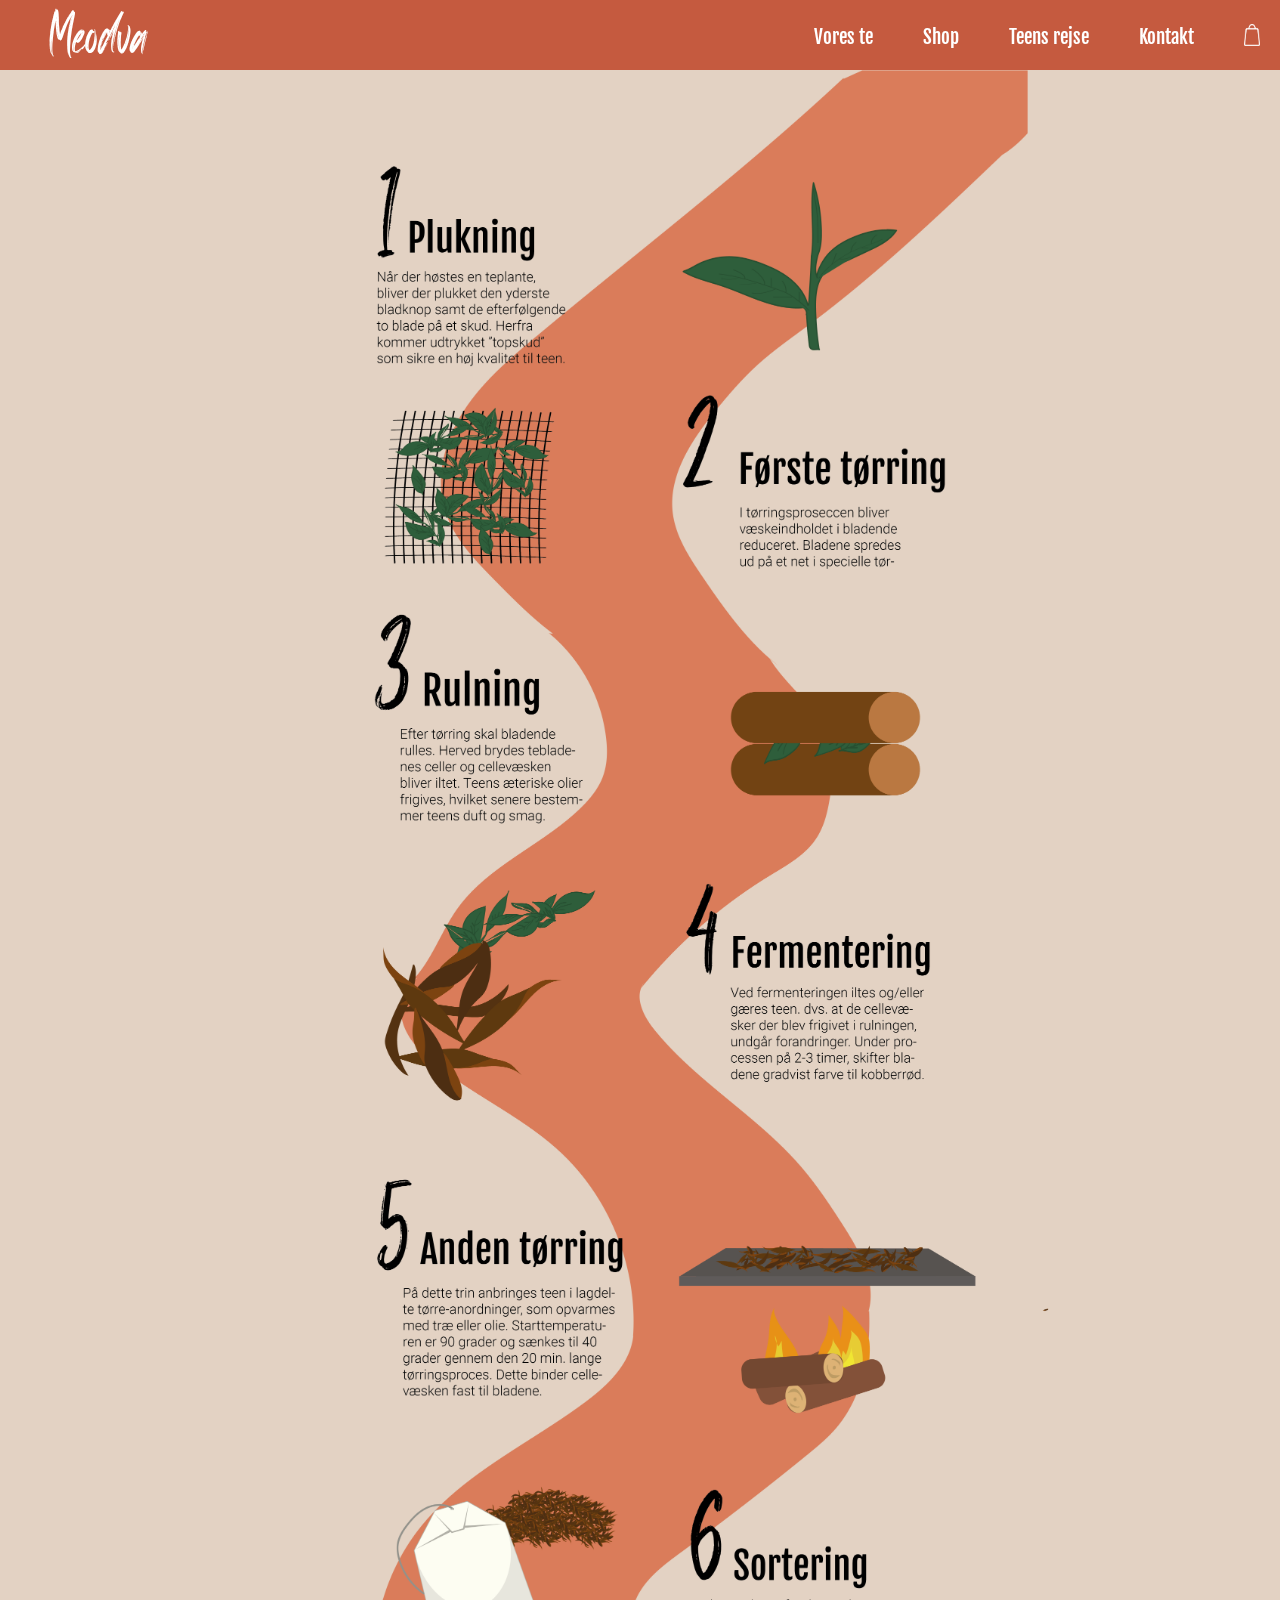
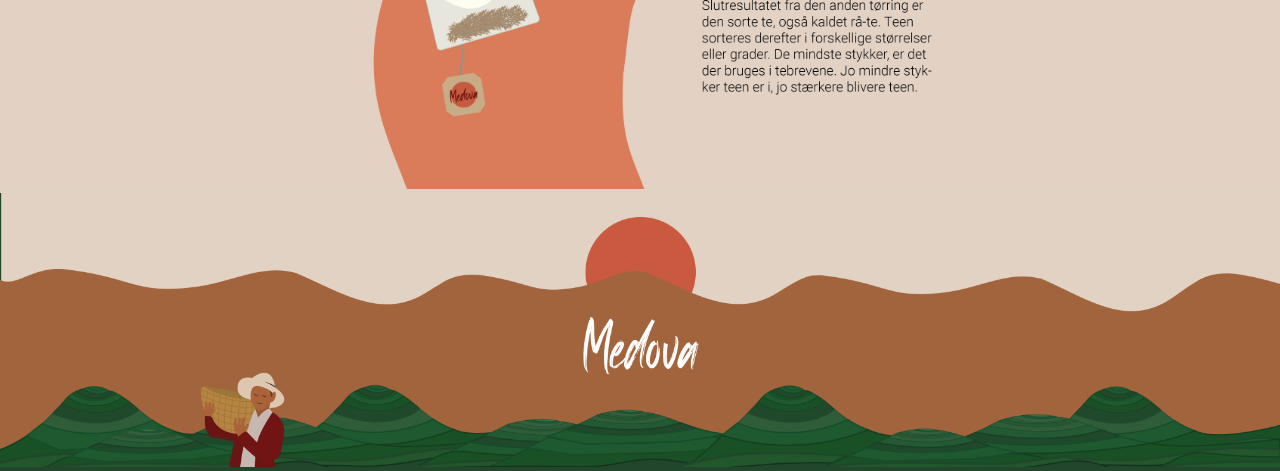
<file: html/produktion.html>
<!DOCTYPE html>
<html lang="da">
<head>
    <meta charset="UTF-8">
    <meta http-equiv="X-UA-Compatible" content="IE=edge">
    <meta name="viewport" content="width=device-width, initial-scale=1.0" viewport-fit="cover"> <!--tilpasser sig skærmen selvom skærmen roteres-->
    <!--SEO-->
    <meta name="keywords" content="Medova, sort te, teproduktion, teindustrien, topskud te, teens rejse, tebrev, tepose, te">
    <meta name="author" content="Meodva">
    <meta name="description" content="Original Medova te er en klassisk 100% sort te lavet på udsøgte topskud af teplanter fra Kenya, Sri Lanka, Indien og Indonesien.">
    <!--SEO slut-->
    <title>Medova - teproduktion</title>
    <link rel="stylesheet" href="/css/style.css">

     <!--Favicon-->
     <link rel="icon" type="image/x-icon" href="/img/favicon.ico">

    <!--Google fonts-->
    <style>
        @import url('https://fonts.googleapis.com/css2?family=Fjalla+One&display=swap');
    </style>
    <style>
        @import url('https://fonts.googleapis.com/css2?family=Roboto:wght@300&display=swap');
    </style>
        
</head>
<body>
    <header>
        <nav class="navbar">
            <a href="/index.html" class="branding">
                <h1>Meodva</h1>
            </a>

            <ul class="nav-menu">
                <li class="nav-item">
                    <a href="vores-te.html" class="nav-link">Vores te</a>
                </li>
                <li class="nav-item">
                    <a href="shop.html" class="nav-link">Shop</a>
                </li>
                <li class="nav-item">
                    <a href="produktion.html" class="nav-link">Teens rejse</a>
                </li>
                <li class="nav-item">
                    <a href="kontakt.html" class="nav-link">Kontakt</a>
                </li>
                <li class="cart-li">
                    <a href="cart.html">
                        <img src="/img/4x/shoppingbag@4x.png" alt="cart">
                    </a>
                </li>
            </ul>
<!--Hamburger-->
        <div class="hamburger-cart-container">

            <div class="cart">
                <a href="cart.html">
                    <img src="/img/4x/shoppingbag@4x.png" alt="cart">
                </a>
            </div>

            <div class="hamburger">
                <span class="bar"></span>
                <span class="bar"></span>
                <span class="bar"></span>
            </div>
<!--Hamburger slut-->
        </div>
        </nav>
    </header>

    <main>
        <div class="filler"></div> <!--Filler bag navbaren-->
        <!--Til mobil - Infographic lagt ind som img. Ikke lavet som baggrundsbillede, 
            da der ikke skal være andet på siden.-->
        <section class="background-produktion">
            <img src="/img/4x/infographic_1@4x.png" alt="infographic">
        </section>

        <!--Til desktop - Større billede-->
        <section class="background-produktion-desktop">
            <img src="/img/infographic-desktop-width@4x.png" alt="infographic te-produktion">
        </section>

    </main>
    

    <footer>
        <!--Footer til mobile-->
        <figure class="footer-img">
            <img src="/img/footer-medova_1@4x.png" alt="footer">
        </figure>

        <!--Footer til mobile-->
        <figure class="footer-desktop">
            <img src="/img/4x/footer-desktop_1@4x.png" alt="footer">
        </figure>
    </footer>

    <script src="/java/script.js"></script>
    </body>
    </html>
</file>
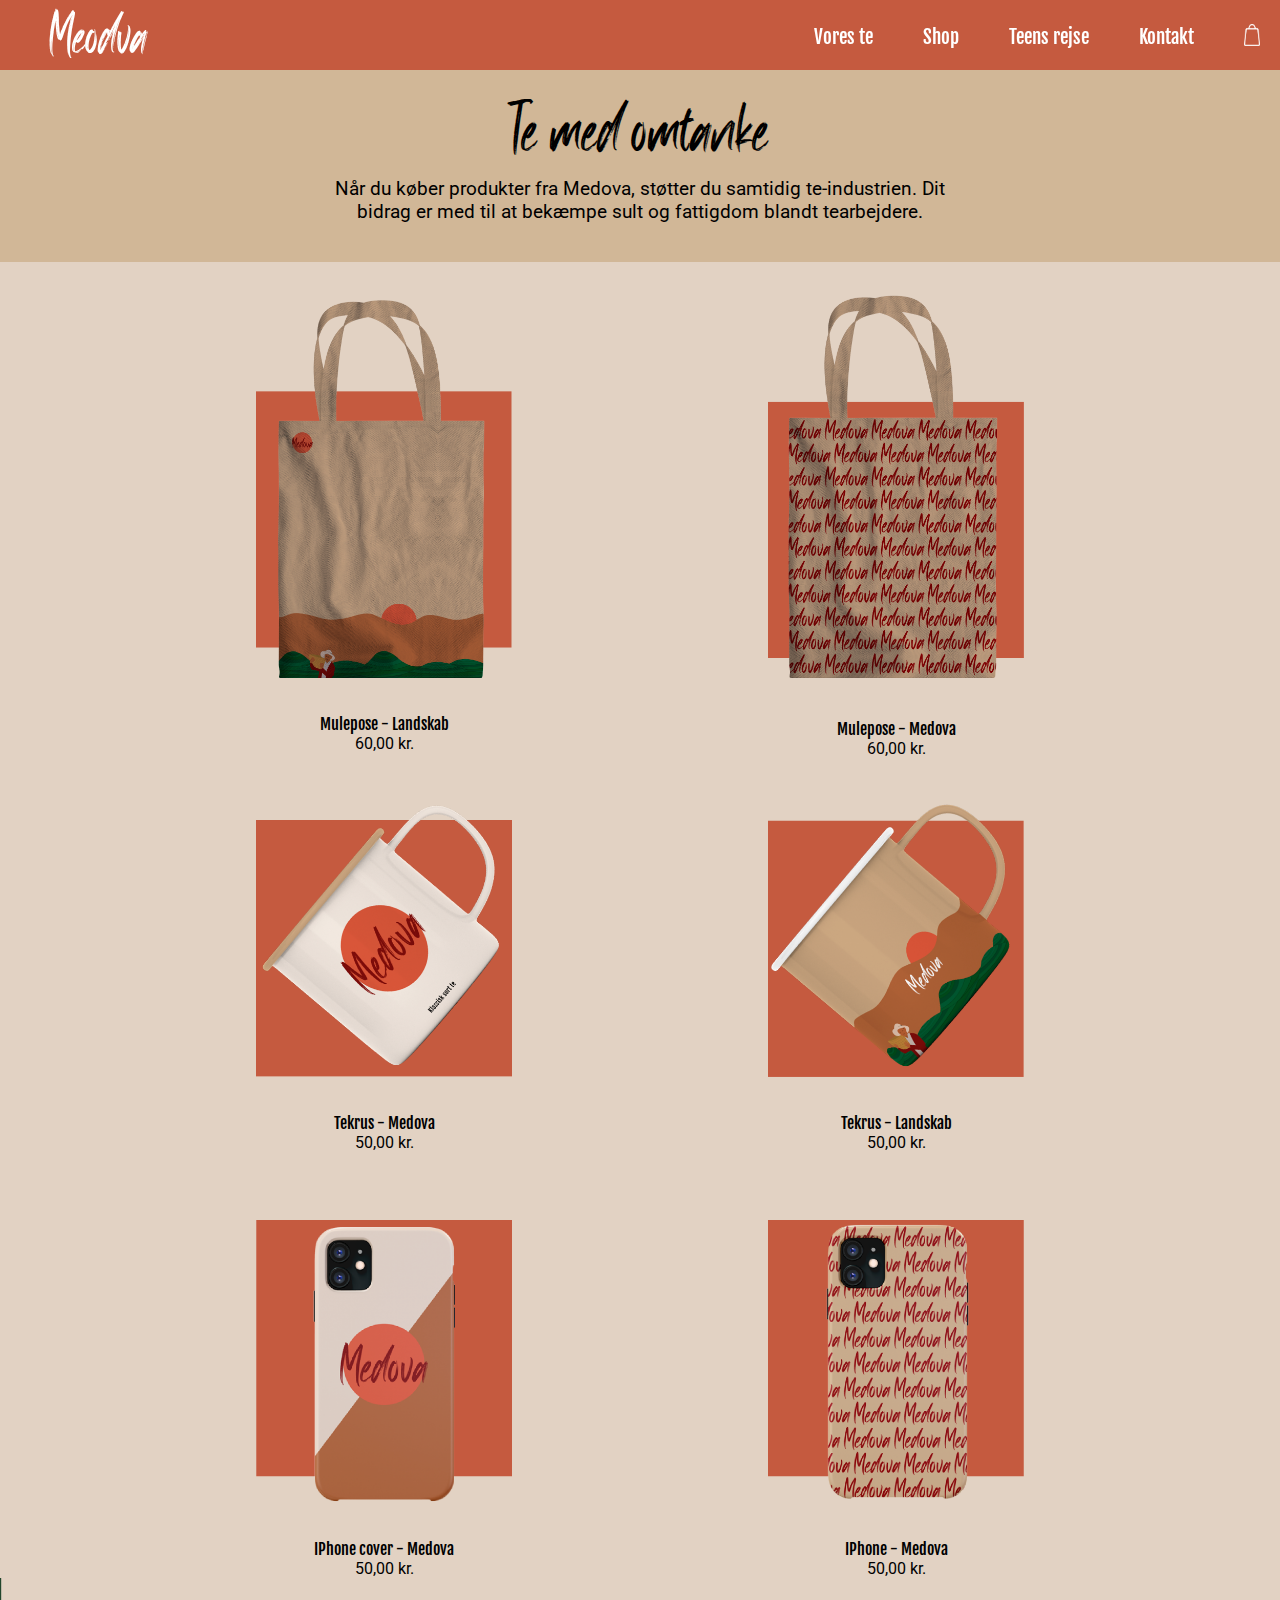
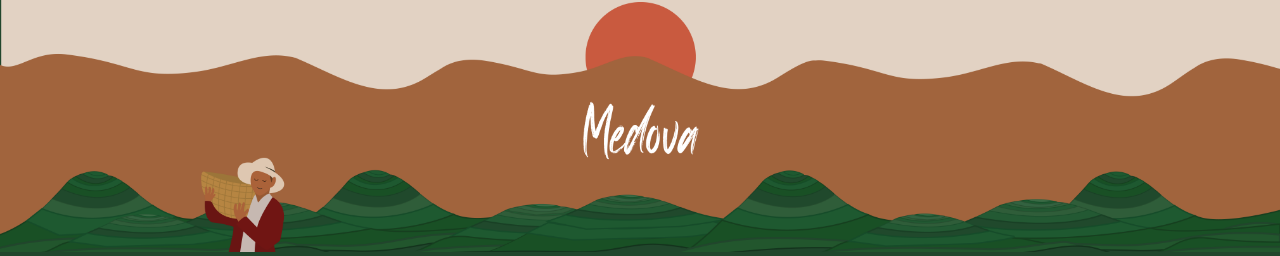
<file: html/shop.html>
<!DOCTYPE html>
<html lang="da">
<head>
    <meta charset="UTF-8">
    <meta http-equiv="X-UA-Compatible" content="IE=edge">
    <meta name="viewport" content="width=device-width, initial-scale=1.0"> 
      <!--SEO-->
      <meta name="keywords" content="Medova, sort te, teproduktion, teindustrien, topskud te, teens rejse, tebrev, tepose, te, mulepose, tekrus, mobile cover, medova webshop">
      <meta name="author" content="Meodva">
      <meta name="description" content="Original Medova te er en klassisk 100% sort te lavet på udsøgte topskud af teplanter fra Kenya, Sri Lanka, Indien og Indonesien.">
      <!--SEO slut-->
    <title>Medova - Webshop</title>
    <link rel="stylesheet" href="/css/style.css">

     <!--Favicon-->
     <link rel="icon" type="image/x-icon" href="/img/favicon.ico">

    <!--Google fonts-->
    <style>
        @import url('https://fonts.googleapis.com/css2?family=Fjalla+One&display=swap');
    </style>
    <style>
        @import url('https://fonts.googleapis.com/css2?family=Roboto:wght@300&display=swap');
    </style>
        
</head>
<body>
    <header>
        <nav class="navbar">
            <a href="/index.html" class="branding">
                <h1>Meodva</h1>
            </a>

            <ul class="nav-menu">
                <li class="nav-item">
                    <a href="vores-te.html" class="nav-link">Vores te</a>
                </li>
                <li class="nav-item">
                    <a href="shop.html" class="nav-link">Shop</a>
                </li>
                <li class="nav-item">
                    <a href="produktion.html" class="nav-link">Teens rejse</a>
                </li>
                <li class="nav-item">
                    <a href="kontakt.html" class="nav-link">Kontakt</a>
                </li>
                <li class="cart-li">
                    <a href="cart.html">
                        <img src="/img/4x/shoppingbag@4x.png" alt="cart">
                    </a>
                </li>
            </ul>
<!--Hamburger-->
        <div class="hamburger-cart-container">

            <div class="cart">
                <a href="cart.html">
                    <img src="/img/4x/shoppingbag@4x.png" alt="cart">
                </a>
            </div>

            <div class="hamburger">
                <span class="bar"></span>
                <span class="bar"></span>
                <span class="bar"></span>
            </div>
<!--Hamburger slut-->
        </div>
        </nav>
    </header>
    <main>
        <div class="filler"> <!--Filler bag navbaren-->
        </div>

        <section class="banner">
            <h3>Te med omtanke</h3>
            <p class="banner-tekst">
                Når du køber produkter fra Medova, 
                støtter du samtidig te-industrien. 
                Dit bidrag er med til at bekæmpe sult og fattigdom 
                blandt tearbejdere. 
            </p>
        </section>

    <section class="shop-container-top">
        <article class="shop">
            <figure class="mulepose">
                <a href="mulepose-landskab.html">
                    <img src="/img/4x/mulepose1_1@4x.png" alt="mulepose">
                </a>
            </figure>
            <p class="shop-produkt">
                Mulepose - Landskab</p>
            <p class="pris">
                60,00 kr.
            </p>
        </article>

        <article class="shop">
            <figure class="mulepose">
                <a href="/html/mulepose-medova.html">
                <img src="/img/4x/mulepose2_1@4x.png" alt="mulepose">
            </a>
            </figure>
            <p class="shop-produkt">
                Mulepose - Medova</p>
            <p class="pris">
                60,00 kr.
            </p>

        </article>
    </section>

    <section class="shop-container-middel">
        <article class="shop">
            <figure class="mug">
                <a href="/html/mug1.html"><img src="/img/4x/mug1_1@4x.png" alt="tekop">
                </a>
            </figure>
            <p class="shop-produkt">
                Tekrus - Medova</p>
            <p class="pris">
                50,00 kr.
            </p>
        </article>
    
        <article class="shop">
            <figure class="mug">
                <a href="mug2.html"><img src="/img/4x/mug2@4x.png" alt="tekop">
                </a>
            </figure>
            <p class="shop-produkt">
                Tekrus - Landskab</p>
            <p class="pris">
                50,00 kr.
            </p>
        </article>
</section>

<section class="shop-container-bottom">
        <article class="shop">
            <figure class="cover">
                <a href="mobile-cover.html"><img src="/img/4x/mobil-cover1@4x.png" alt="mobil-cover">
                </a>
            </figure>
            <p class="shop-produkt">
                IPhone cover - Medova</p>
            <p class="pris">
                50,00 kr.
            </p>
        </article>

        <article class="shop">
            <figure class="cover">
                <a href="mobile-cover2.html"><img src="/img/4x/mobil-cover2@4x.png" alt="mobil-cover">
                </a>
            </figure>
            <p class="shop-produkt">
                IPhone - Medova</p>
            <p class="pris">
                50,00 kr.
            </p>
        </article>

    </section>
        
    </main>
    <footer>
        <figure class="footer-img">
            <img src="/img/footer-medova_1@4x.png" alt="footer">
        </figure>
        <figure class="footer-desktop">
            <img src="/img/4x/footer-desktop_1@4x.png" alt="footer">
        </figure>
    </footer>

    <script src="/java/script.js"></script>
    </body>
    </html>
</file>
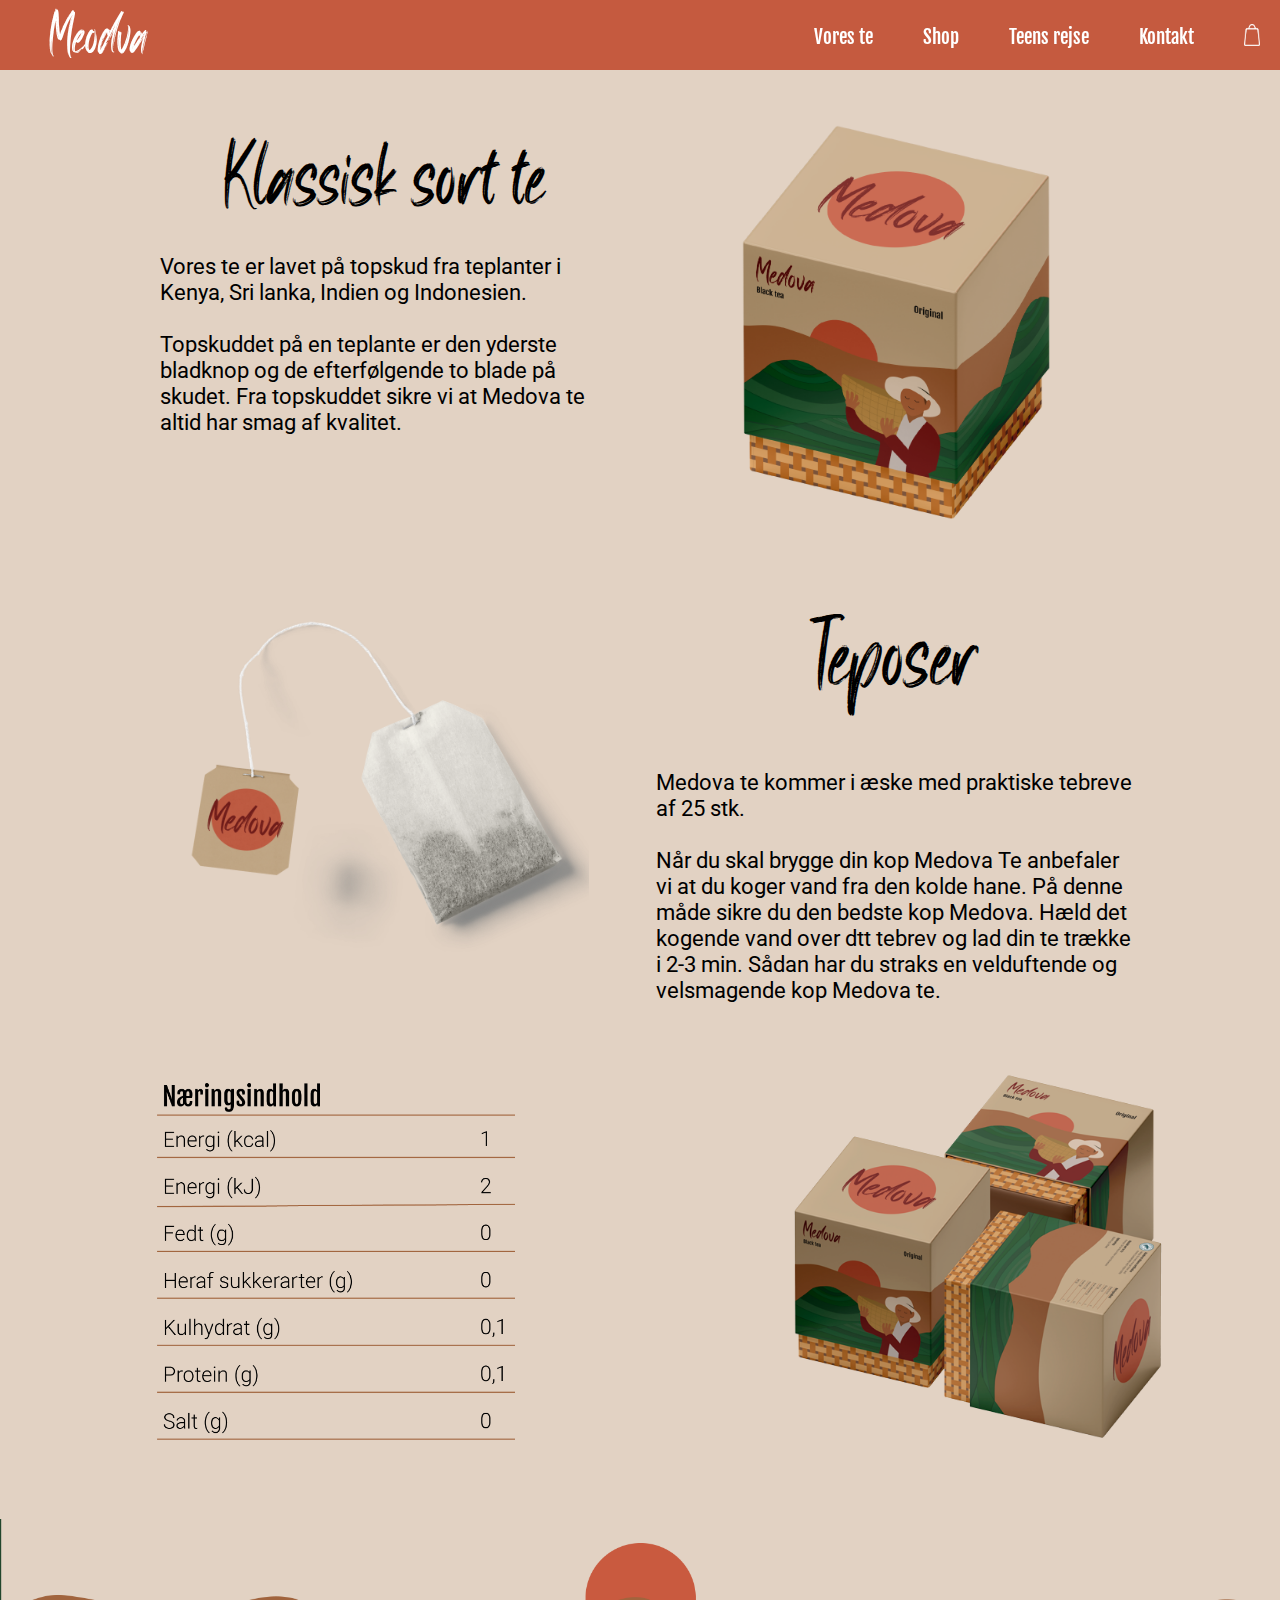
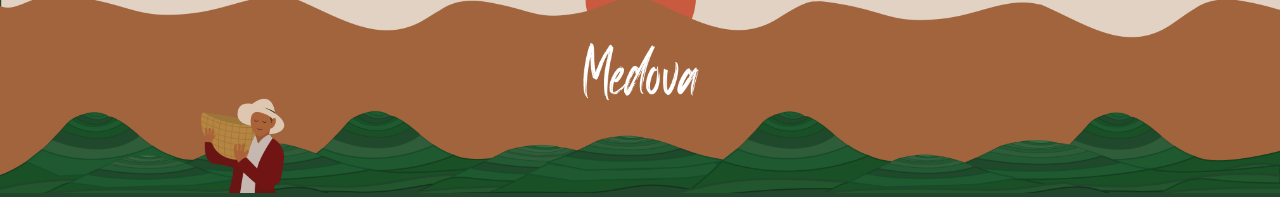
<file: html/vores-te.html>
<!DOCTYPE html>
<html lang="da">
<head>
    <meta charset="UTF-8">
    <meta http-equiv="X-UA-Compatible" content="IE=edge">
    <meta name="viewport" content="width=device-width, initial-scale=1.0"> 
      <!--SEO-->
    <meta name="keywords" content="Medova, sort te, teproduktion, teindustrien, topskud te, teens rejse, tebrev, tepose, te">
    <meta name="author" content="Meodva">
    <meta name="description" content="Original Medova te er en klassisk 100% sort te lavet på udsøgte topskud af teplanter fra Kenya, Sri Lanka, Indien og Indonesien.">
    <!--SEO slut-->

    <title>Medova - Vores te</title>
    <link rel="stylesheet" href="/css/style.css">
     <!--Favicon-->
     <link rel="icon" type="image/x-icon" href="/img/favicon.ico">
    <!--Google fonts-->
    <style>
        @import url('https://fonts.googleapis.com/css2?family=Fjalla+One&display=swap');
    </style>
    <style>
        @import url('https://fonts.googleapis.com/css2?family=Roboto:wght@300&display=swap');
    </style>
        
</head>
<body>
    <header>
        <nav class="navbar">
            <a href="/index.html" class="branding">
                <h1>Meodva</h1>
            </a>

            <ul class="nav-menu">
                <li class="nav-item">
                    <a href="vores-te.html" class="nav-link">Vores te</a>
                </li>
                <li class="nav-item">
                    <a href="shop.html" class="nav-link">Shop</a>
                </li>
                <li class="nav-item">
                    <a href="produktion.html" class="nav-link">Teens rejse</a>
                </li>
                <li class="nav-item">
                    <a href="kontakt.html" class="nav-link">Kontakt</a>
                </li>
                <li class="cart-li">
                    <a href="cart.html">
                        <img src="/img/4x/shoppingbag@4x.png" alt="cart">
                    </a>
                </li>
            </ul>
<!--Hamburger-->
        <div class="hamburger-cart-container">

            <div class="cart">
                <a href="cart.html">
                    <img src="/img/4x/shoppingbag@4x.png" alt="cart">
                </a>
            </div>

            <div class="hamburger">
                <span class="bar"></span>
                <span class="bar"></span>
                <span class="bar"></span>
            </div>
<!--Hamburger slut-->
        </div>
        </nav>
    </header>
    <main>
        <div class="filler"></div> <!--Filler bag navbaren-->

        <!--Top sektion-->
        <section class="top-te">
            <h3 class="title-mobile">Klassisk sort te</h3>
            <figure class="box">
                <img src="/img/4x/box_1@4x.png" alt="produkt">
            </figure>

            <article class="top-container"> <!-- article for at samle overskrift+tekst til breakingpoints.-->
            <h3 class="title-desktop">Klassisk sort te</h3>
            <p class="tekst-te">
                Vores te er lavet på topskud fra teplanter i Kenya, Sri lanka, Indien og Indonesien.
                <br><br>
                Topskuddet på en teplante er den yderste bladknop og de efterfølgende
                to blade på skudet. 
                Fra topskuddet sikre vi at Medova te altid har smag af kvalitet.
            </p>
        </article>
        </section>

        <!--Midte sektion-->
        <section class="middel-te">
            <h3 class="title-mobile">Teposer</h3>
            <figure class="box">
                <img src="/img/tepose.png" alt="tepose">
            </figure>
        <article class="middel-container"> <!-- article for at samle overskrift+tekst til breakingpoints.-->
            <h3 class="title-desktop">Teposer</h3>
            <p>
                Medova te kommer i æske med praktiske tebreve af 25 stk. 
                <br><br>
                Når du skal brygge din kop Medova Te anbefaler vi at du koger vand fra den kolde
                hane. På denne måde sikre du den bedste kop Medova.
                Hæld det kogende vand over dtt tebrev og lad din te trække i 2-3 min.
                Sådan har du straks en velduftende og velsmagende kop Medova te.
            </p>
        </article>
        </section>

        <!--Bund sektion-->
        <section class="bottom">
            <figure class="voreste-pic">
                <img src="/img/produkter.png" alt="produkter">
            </figure>

            <figure class="indhold">
                <img src="/img/4x/indhold@4x.png" alt="Næringsindhold">
            </figure>
        </section>
    </main>

    <footer>
        <!--Footer til mobile-->
        <figure class="footer-img">
            <img src="/img/footer-medova_1@4x.png" alt="footer">
        </figure>

        <!--Footer til mobile-->
        <figure class="footer-desktop">
            <img src="/img/4x/footer-desktop_1@4x.png" alt="footer">
        </figure>
    </footer>
    
    <script src="/java/script.js"></script>
</body>
</html>
</file>
<file: css/style.css>
* {

    margin: 0;
    padding: 0;
    box-sizing: border-box;
    text-decoration: none;
    list-style: none;
    font-family: 'Roboto', sans-serif;

}


@font-face {
    font-family: brush;
    src: url(../font/BrushEffect-3zrGG.otf);
}



:root {
--darkred: #7c000a;
--lightred: #c55a3f;
--white: #fff;
--background: #e2d2c3;
}

html{
    background-color: #e2d2c3;
}

main{
    width: 100%;
}

/* Navbaren */

header {
    background-color: var(--lightred);
    height: 70px;
    position: fixed;
    width: 100%;
    z-index: 2;
}

a {
    text-decoration: none;
}

h1 {
    font-family: 'brush';
    color: var(--white);
    font-weight: lighter;
    font-size: 1.8rem;
}

.navbar {
    display: flex;
    align-items: center;
    justify-content: space-between;
    padding: 0px 20px;
    position: relative;
}

.hamburger-cart-container {
    display: flex;
    align-items: center;
    gap: 1rem;
}

.cart img {
    width: 1rem;
}

.cart-li {
    display: none;
}

.nav-link:hover {
    color: var(--darkred);
}

.nav-menu {
    display: flex;
    align-items: center;
    gap: 20px;
    position: absolute;
    left: -100%;
    top: 70px;
    flex-direction: column;
    background-color: var(--lightred);
    width: 100%;
    text-align: center;
    list-style-type: none;
    z-index: 100;
}

.nav-link {
    text-decoration: none;
    color: #fff;
    font-size: 1.2rem;
    font-family: 'Fjalla One', sans-serif;
}

.nav-item {
    margin: 16px 0;
}

.nav-menu.active {
    left: 0;
    width: 100%;
}

.bar {
    display: block;
    width: 25px;
    height: 3px;
    margin: 5px auto;
    -webkit-transition: all 0.3s ease-in-out;
    transition: all 0.3s ease-in-out;
    background-color: white;
    border-radius: 5px;

}

.hamburger.active .bar:nth-child(2){
    opacity: 0;
}
.hamburger.active .bar:nth-child(1){
    transform: translateY(8px) rotate(45deg);
}
.hamburger.active .bar:nth-child(3){
    transform: translateY(-8px) rotate(-45deg);
}

/* filler bagnavbar */

.filler {
    height: 70px;
    width: 100%;
}

/* Forside styling */
.top {
    justify-content: center;
    width: 100%;
    height: 100%;
}

.title-desktop {
    display: none;
}

h2 {
    text-align: center;
    font-family: 'brush';
    font-size: 2.5rem;
    font-weight: lighter;
    color: var(--darkred);
}

h3 {
    text-align: center;
    font-family: 'brush';
    font-size: 2rem;
    font-weight: lighter;
}

.center-picture {
    width: 70%;
    justify-content: center;
    margin: 0 auto;
    align-items: center;
}

img {
    width: 100%;
}

.tekst-top {
    margin: 2rem 5rem;
}

/* styling på knap */
.btn {
    display: flex;
    justify-content: center;
    padding-bottom: 2rem;
    padding-top: 2rem;
}

.link{
    padding: 1rem 2rem;
    background-color: var(--lightred);
    border-radius: 5px;
    text-decoration: none;
    color: var(--background);
    font-family: 'Fjalla One', sans-serif;
    font-size: 19px;
}

/* Videre styling på forside*/
.middel {
    width: 100%;
}

.middel p {
    margin: 0rem 5rem;
}

#underpunkt {
    font-size: 14px;
    margin-bottom: 2rem;
}

.bottom {
    width: 100%;
}

.bottom h2 {
    padding-top: 2rem;
    padding-bottom: 2rem;
}

.bottom p {
    font-family: 'Roboto', sans-serif;
    margin: 0rem 5rem;

}

/* Underside Vores te*/
.top-te {
    justify-content: center;
    width: 100%;
    height: 100%;
}

.box {
    width: 70%;
    justify-content: center;
    margin: 0 auto;
    align-items: center;
    padding: 1rem 0rem;
}

.middel-te {
    width: 100%;
}

.middel-te p {
    margin: 0rem 5rem;
}

.extra {
    display: none;
}

.voreste-pic {
    padding-top: 4rem;
    padding-bottom: 4rem;
    width: 40%;
    justify-content: center;
    margin: 0 auto;
    align-items: center;
}

.indhold {
    width: 70%;
    justify-content: center;
    margin: 0 auto;
    align-items: center;
    margin-bottom: 2rem;

}

.tekst-te{
    margin: 0rem 5rem;
    margin-bottom: 2rem;
}

/* Underside Webshob styling */
.top h3 {
    margin-top: 1rem;
}

.banner {
    background-color: #d1b797;
    height: 12rem;
}

.banner h3 {
    padding-top: 1rem;
}

.banner-tekst {
    text-align: center;
    margin: 0rem 3rem;

}

.shop {
    justify-content: center;
    width: 100%;
    height: 100%;
    z-index: 1;
}
.mulepose {
    width: 50%;
    justify-content: center;
    margin: auto;
    padding: 2rem 0rem;
    align-items: center;
}

.mulepose:hover {
    opacity: 60%;
}

.mug {
    width: 50%;
    justify-content: center;
    margin: auto;
    padding: 2rem 0rem;
    align-items: center;
}

.mug:hover {
    opacity: 60%;
}

.cover {
    width: 50%;
    justify-content: center;
    margin: auto;
    padding: 2rem 0rem;
    align-items: center;
    margin-top: 2rem;
}

.cover:hover {
    opacity: 60%;
}

.shop-produkt {
    font-family: 'Fjalla One', sans-serif;
    text-align: center;

}

.pris {
    text-align: center;
}

/* Underside indkøbskurv tom */
.empty-cart {
    width: 100%;
}

.sadbag {
    width: 60%;
    justify-content: center;
    margin: 0 auto;
    align-items: center;
    margin-top: 3rem;
}

.empty {
    font-family: 'Fjalla One', sans-serif;
    font-size: 1.5rem;
    text-align: center;
    margin: 1rem;
}

.empty2 {
    text-align: center;
    font-size: 1.2rem;
    margin: 1rem;
}

/* Underside produktsider */
.produkt {
    width: 50%;
    justify-content: center;
    margin: auto;
    padding: 2rem 0rem;
    align-items: center;
}

h4 {
    font-family: 'Fjalla One', sans-serif;
    font-size: 2rem;
    margin: 0rem 1.5rem;

}

h5 {
    font-size: 1.2rem;
    margin: 0rem 1.5rem;

}

h6 {
    font-size: 1.2rem;
    font-family: 'Fjalla One', sans-serif;
    margin: 0rem 1.5rem;

}

.price {
    text-align: center;
    font-family: 'Fjalla One', sans-serif;
    font-size: 1.2rem;
}

.produktbeskrivelse {
    margin: 0rem 1.5rem;
}

#model {
    font-family: 'Fjalla One', sans-serif;
}

.background-produktion-desktop {
    display: none;
}

/* Underside Teens rejse - infographic */
.background-produktion img {
    justify-content: center;
    margin: 0 auto;
    align-items: center;
    width: 100vw;
    display: block;

}


/* Underside kontakt Medova*/
.contact {
    width: 100%;
}

.contact h2 {
    font-size: 1.5rem;
    margin: 1rem;
}

.contact h4 {
    font-size: 1.4rem;
    text-align: center;
}

.mail {
    text-align: center;
    margin: 1rem;
}

.mail span {
    font-family: 'Fjalla One', sans-serif;
}

.phone {
    text-align: center;
    margin: 1rem;
}

.phone span {
    font-family: 'Fjalla One', sans-serif;
}

.open {
    text-align: center;
    margin: 1rem;
    padding: 0rem 2rem;
}

.open span {
    font-family: 'Fjalla One', sans-serif;
}

.logo-center {
    width: 60%;
    justify-content: center;
    margin: 0 auto;
    align-items: center;
    padding: 5rem 0rem;
}

/* footer */
footer{
    background-color: #21462c;
}

.footer-img {
    position: absolute;
}

.footer-desktop {
    display: none;
}


/* Tablet */ 

@media (min-width:480px) {
    .center-picture {
        width: 60%;
    }

    .tekst-top {
        margin: 2rem 11rem;
        font-size: 1.2rem;
    }

    .tekst-te {
        margin: 0rem 6rem;
        margin-bottom: 2rem;
    }

    .left-picture {
        width: 60%;
    }

    .middel p {
        font-size: 1.2rem;
        margin: 0rem 8rem;
    }

    .middel-te p {
        margin: 0rem 6rem;
    }

    #underpunkt {
        font-size: 1.1rem;
    }

    .bottom p {
        font-size: 1.2rem;
        margin: 0rem 8rem;
    }

    .extra {
        display: block;
        width: 50%;
    /* en ekstra filler for at placere img til højre på skærmen */
    }

    .picture-container {
        display: flex;
    }

    .right-picture {
        width: 50%;
    }

    .logo-center {
        width: 40%;
    }

    .box img {
        width: 50%;
        display: block;
        margin: 0 auto;
    }

    .indhold img {
        width: 70%;
        display: block;
        margin: 0 auto;
    }

}

/* Desktop */

@media (min-width:770px) {
/* Fra hamburger bar til menupunkter i navbar */
    .nav-menu {
        align-items: center;
        gap: 50px;
        position: relative;
        left: 0;
        top: 0;
        flex-direction: row;
        width: auto;
        height: auto;
    }

    .hamburger-cart-container {
        display: none;
    }

    .cart-li {
        width: 1rem;
        display: flex;
    }

/* Forside */
    h1 {
        padding-left: 1.8rem;
    }

    .top{
        width: 90%;
        display: flex;
        flex-wrap: wrap;
        height: 800px;
        margin: auto;
    }

    .title-mobile {
        display: none;
    }

    .title-desktop {
        display: block;
        font-size: 4rem;
    }

    .center-picture{
        width: 50%;
        order: 2;
        display: flex;
    }

    .center-picture img{
        width: 80%;
        align-content: flex-end;
        margin: auto;
        padding-bottom: 15%;

    }

    .top-container{
        width: 50%;
        height: 100%;
        margin: 0 ;
        margin-top: 5%;
    }

    .tekst-top {
        padding-top: 2.5rem;
        font-size: 1.2rem;
        margin: 2rem 5rem;
    }

    .btn{
        width: 100%;
    }

    h2 {
        font-size: 3.5rem;
        margin-top: 2%;
        width: 100%;
    }

    .middel {
        display: flex;
        flex-wrap: wrap;
    }

    .middel p {
        margin: 0rem 4rem;
    }

    .left-picture {
        width: 40%;
    }

    .middel-container {
        width: 50%;
        height: 100%;
        margin: 0 ;
        order: 2;
        font-size: 1.2rem;
        margin: auto;
        margin-top: 2%;
    }

    #underpunkt {
        font-size: 1rem;
    }

/* knap - gøres større */
    .link {
        padding: 1rem 3rem;
        font-size: 22px;
    }

/*bund på forsiden */
    .bottom {
        display: flex;
        flex-wrap: wrap;
    }

    .extra {
        display: none;
    /* img og tekst skal stå ved siden af hinanden og jeg fjerner derfor den ekstra filler */
    }

    .right-picture {
        width: 100%;
    }

    .picture-container {
        width: 50%;
    }

    .bottom-container {
        width: 50%;
        height: 100%;
        margin: 0;
        font-size: 1.2rem;
        margin: auto;
    }

    .bottom p {
        margin: 0rem 5rem;
    }

/* vores te - underside */
    .top-te {
        display: flex;
        flex-wrap: wrap;
        margin: auto;
        width: 80%;
    }

    .top-te h3 {
        font-size: 2.8rem;
    }

    .tekst-te {
        font-size: 1.2rem;
        margin: 0rem 3rem;
        padding-top: 1rem;
    }

    .box{
        width: 50%;
        order: 2;
        display: flex;
        padding: 0%;
    }

    .box img{
        width: 80%;
        margin: 0 auto;
        margin-top: 3rem;

    }

    .top h3 {
        font-size: 3rem;
    }
    
    .middel-te h3 {
        font-size: 3rem;
        margin: 3rem 0rem;
    }

    .middel-te {
        width: 80%;
        display: flex;
        flex-wrap: wrap;
        margin: auto;
    }

    .middel-te p {
        margin: 0rem 1rem;
    }


    .voreste-pic {
        order: 2;
        width: 30%;
        margin: auto;
    }

    .indhold {
        width: 30%;
        margin: auto;
    }

    .indhold img {
        width: 80%;
    }

/* Webshop - underside */
    .banner h3 {
        font-size: 2.2rem;
        margin: auto;
    }

    .banner-tekst {
        font-size: 1.2rem;
        width: 50%;
        margin: auto;
    }

    .shop-container-top {
        display: flex;
        width: 80%;
        margin: auto;
    }

    .shop-container-middel {
        display: flex;
        width: 80%;
        margin: auto;
    }

    .shop-container-bottom {
        display: flex;
        width: 80%;
        margin: auto;
    }

    .shop {
        width: 50%;
        margin: auto;
    }

/* produktside - underside */

    .produktinfo {
        display: flex;
    }

    .produkt {
        width: 50%;
        margin: auto;
    }

    .produktinfo img {
        width: 50%;
        margin: 0rem 7rem;
        padding: 0%;
    }

    .produktinfo-right {
        width: 50%;
        margin: auto;
    }

    h6 {
        margin: 0rem 7rem;
    }

    .produktbeskrivelse {
        margin: 0rem 7rem;
    }

/* indkøbskurv tom */
    .empty-cart {
        width: 50%;
        margin: auto;
    }

    .sadbag {
        width: 50%;
    }

    .empty2 {
        font-size: 1.4rem;
    }

/* Teens rejse - underside */
    .background-produktion-desktop {
        display: block;
    }

    .background-produktion {
        display: none;
    }

    .logo-center {
        width: 30%;
    }

/* kontakt - underside */
    .contact h2 {
        margin: 0 auto;
        padding: 1rem 0rem;
    }

/* footer */
    .footer-img {
        display: none;
    }

    .footer-desktop {
        display: block;
    }

}

/* Desktop large */

@media (min-width:1024px) {
    .nav-menu {
        align-items: center;
        gap: 50px;
        position: relative;
        left: 0;
        top: 0;
        flex-direction: row;
        width: auto;
        height: auto;
    }

    .hamburger-cart-container {
        display: none;
    }

    .cart-li {
        width: 1rem;
        display: flex;
    }

    h1 {
        padding-left: 1.8rem;
    }

    .top{
        width: 90%;
        display: flex;
        flex-wrap: wrap;
        height: 800px;
        margin: auto;
    }

    .title-mobile {
        display: none;
    }

    .title-desktop {
        display: block;
        font-size: 4rem;
    }

    .center-picture{
        width: 50%;
        order: 2;
        display: flex;
    }

    .center-picture img{
        width: 80%;
        align-content: flex-end;
        margin: auto;
        padding-bottom: 15%;

    }

    .top-container{
        width: 50%;
        height: 100%;
        margin: 0 ;
        margin-top: 5%;
    }

    .tekst-top {
        padding-top: 3rem;
        font-size: 1.9rem;
    }

    .btn{
        width: 100%;
    }

    h2 {
        font-size: 3.5rem;
        margin-top: 2%;
        width: 100%;
    }

    .middel {
        display: flex;
        flex-wrap: wrap;
    }

    .middel p {
        margin: 0rem 3rem;
    }

    .left-picture {
        width: 40%;
    }

    .middel-container {
        width: 50%;
        height: 100%;
        margin: 0 ;
        order: 2;
        margin: auto;
        margin-top: 2%;
    }

    .middel-container p {
        font-size: 1.4rem;
    }

    #underpunkt {
        font-size: 1.2rem;
    }

    .link {
        padding: 1rem 3rem;
        font-size: 22px;
    }

    .bottom p {
        font-size: 1.4rem;
    }

    .tekst-te {
        font-size: 1.4rem;
        margin: 0rem 2rem;
    }

    .top h3 {
        font-size: 3rem;
    }
    
    .middel h3 {
        font-size: 3rem;
        margin: 3rem 0rem;
    }

    .voreste-pic {
        order: 2;
        width: 30%;
        margin: auto;
    }

    .indhold {
        width: 35%;
        margin: auto;
    }

    .indhold img {
        width: 80%;
    }

    .banner h3 {
        font-size: 2.2rem;
        margin: auto;
    }

    .banner-tekst {
        font-size: 1.2rem;
        width: 50%;
        margin: auto;
    }

    .shop-container-top {
        display: flex;
        width: 80%;
        margin: auto;
    }

    .shop-container-middel {
        display: flex;
        width: 80%;
        margin: auto;
    }

    .shop-container-bottom {
        display: flex;
        width: 80%;
        margin: auto;
    }

    .shop {
        width: 50%;
        margin: auto;
    }

    .empty-cart {
        width: 50%;
        margin: auto;
    }

    .sadbag {
        width: 50%;
    }

    .empty2 {
        font-size: 1.4rem;
    }
}
</file>
